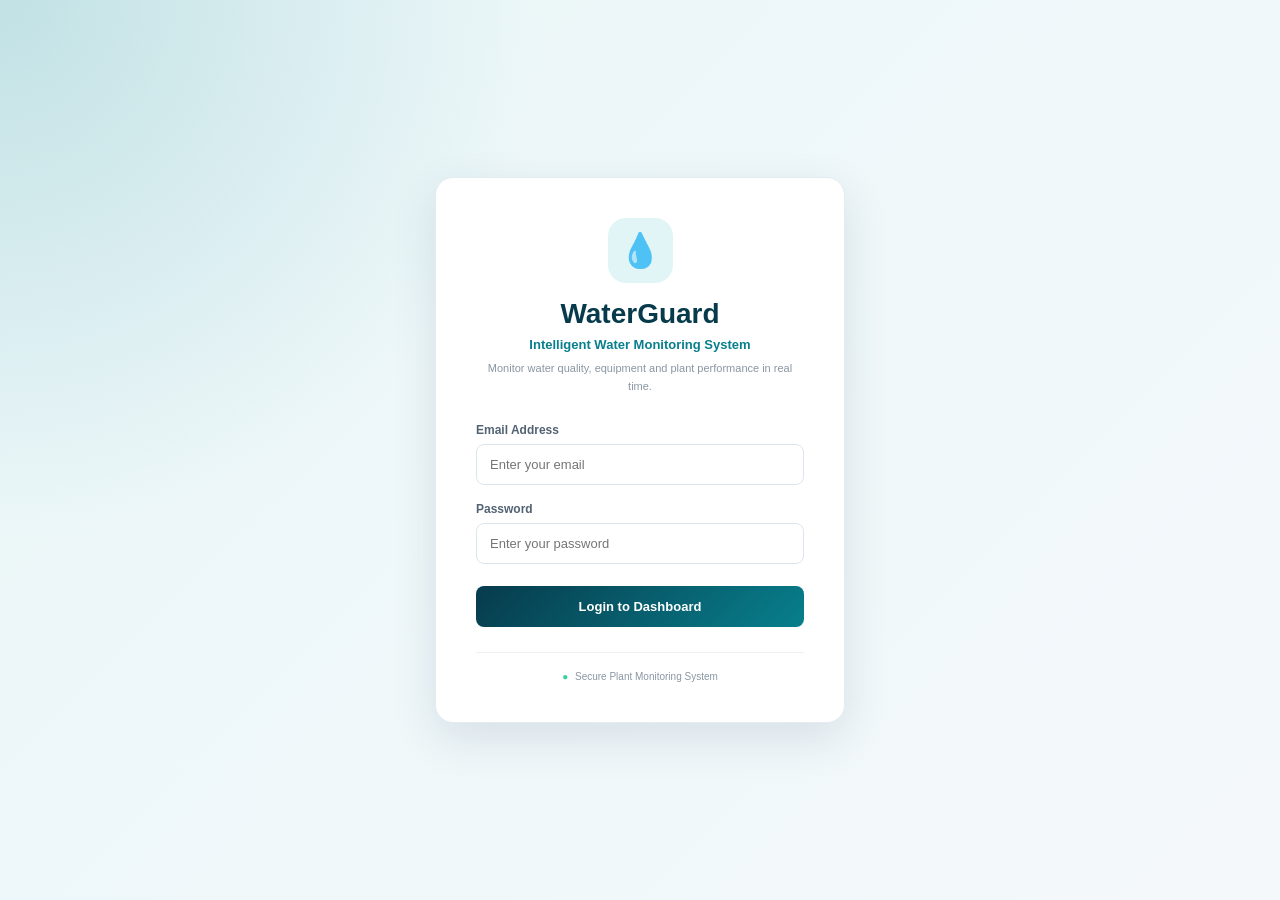
<file: index.html>
<!DOCTYPE html>
<html lang="en">
<head>
    <meta charset="UTF-8">
    <meta name="viewport" content="width=device-width, initial-scale=1.0">
    <title>WaterGuard Login</title>
    <link rel="stylesheet" href="style.css">
</head>

<body>

    <div class="login-container">

        <div class="login-box">

            <div class="login-icon">💧</div>

            <h1>WaterGuard</h1>

            <p class="login-title">Intelligent Water Monitoring System</p>

            <p class="login-description">
                Monitor water quality, equipment and plant performance in real time.
            </p>

            <form id="loginForm">

                <label for="email">Email Address</label>

                <input
                    type="email"
                    id="email"
                    placeholder="Enter your email"
                    required
                >

                <label for="password">Password</label>

                <input
                    type="password"
                    id="password"
                    placeholder="Enter your password"
                    required
                >

                <button type="submit">Login to Dashboard</button>

                <p id="message"></p>

            </form>

            <div class="login-footer">
                <span>●</span> Secure Plant Monitoring System
            </div>

        </div>

    </div>

    <script src="script.js"></script>

</body>
</html>
</file>
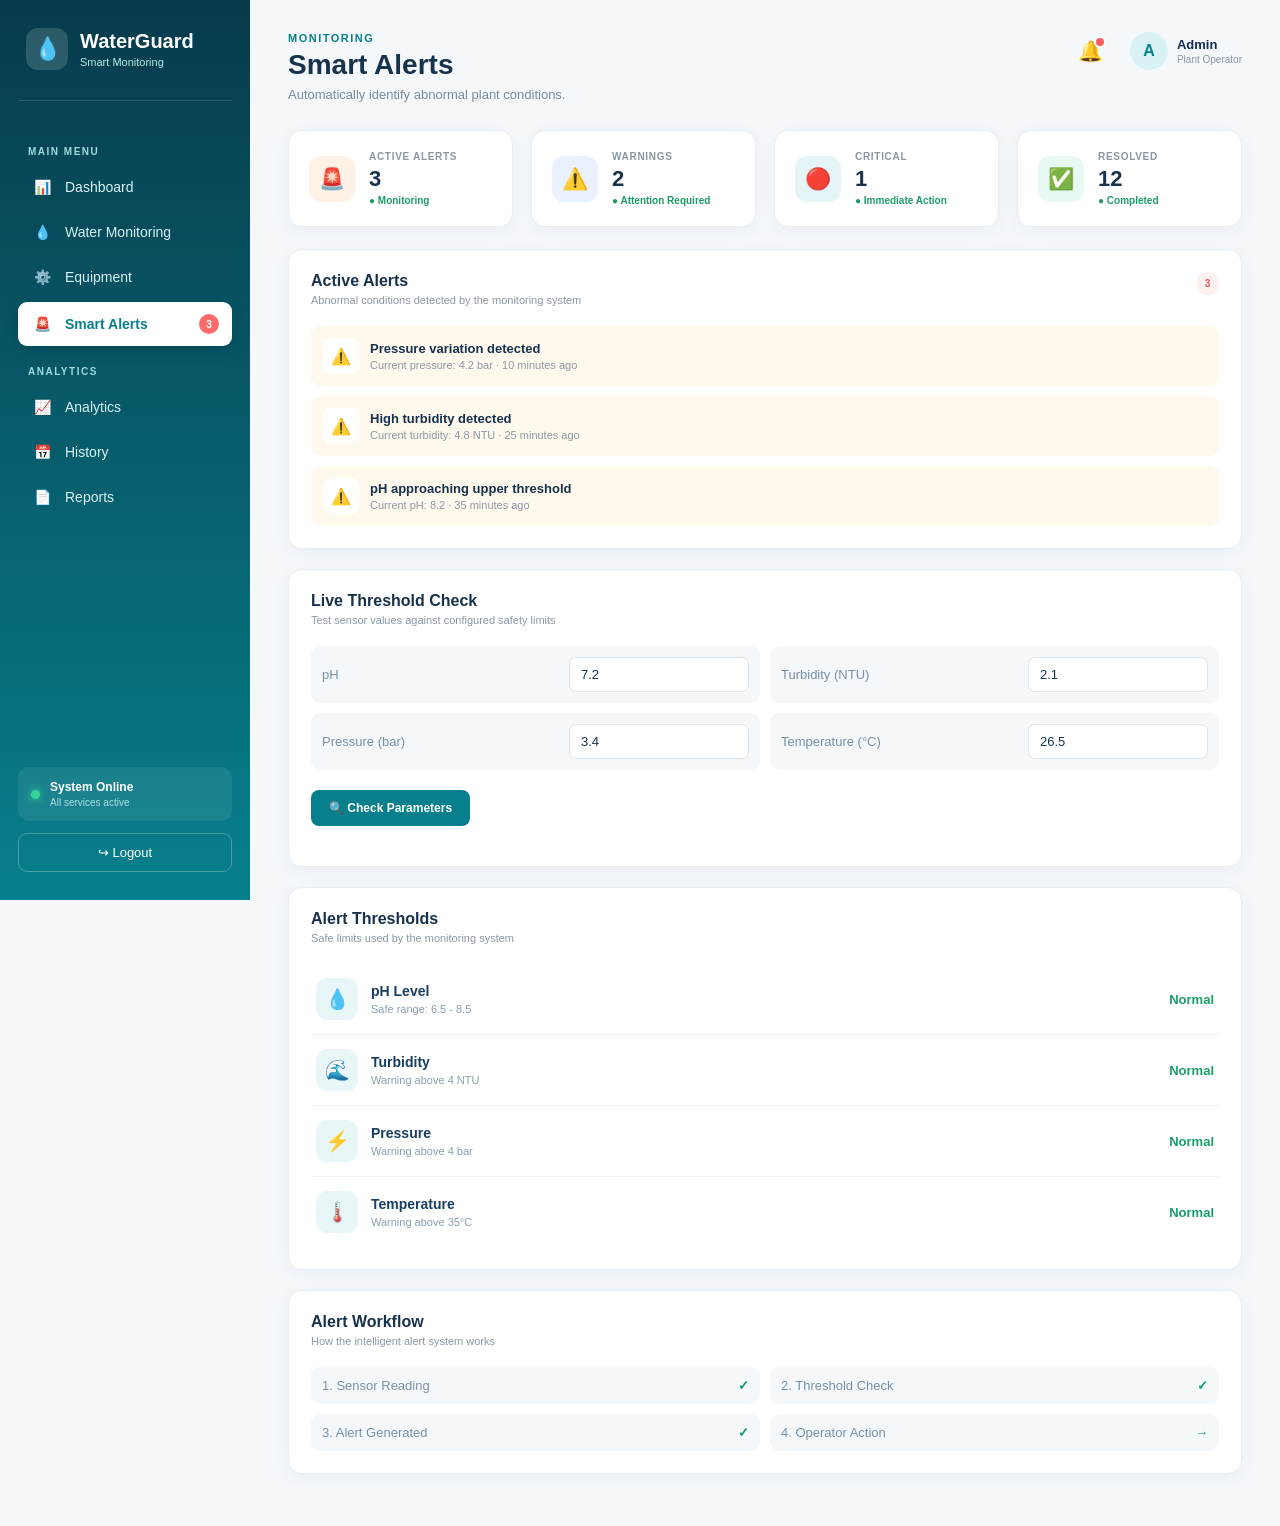
<file: alerts.html>
<!DOCTYPE html>
<html lang="en">
<head>
    <meta charset="UTF-8">
    <meta name="viewport" content="width=device-width, initial-scale=1.0">
    <title>Smart Alerts - WaterGuard</title>
    <link rel="stylesheet" href="style.css">
</head>

<body>

    <div class="sidebar">

        <div class="brand">
            <div class="brand-icon">💧</div>
            <div>
                <h2>WaterGuard</h2>
                <span>Smart Monitoring</span>
            </div>
        </div>

        <nav>

            <p class="menu-title">MAIN MENU</p>

            <a href="dashboard.html" class="menu-item">
                <span>📊</span>
                Dashboard
            </a>

            <a href="monitoring.html" class="menu-item">
                <span>💧</span>
                Water Monitoring
            </a>

            <a href="equipment.html" class="menu-item">
                <span>⚙️</span>
                Equipment
            </a>

            <a href="alerts.html" class="menu-item active">
                <span>🚨</span>
                Smart Alerts
                <span class="badge">3</span>
            </a>

            <p class="menu-title">ANALYTICS</p>

            <a href="analytics.html" class="menu-item">
                <span>📈</span>
                Analytics
            </a>

            <a href="history.html" class="menu-item">
                <span>📅</span>
                History
            </a>

            <a href="reports.html" class="menu-item">
                <span>📄</span>
                Reports
            </a>

        </nav>

        <div class="sidebar-bottom">

            <div class="system-status">
                <span class="online-dot"></span>
                <div>
                    <strong>System Online</strong>
                    <small>All services active</small>
                </div>
            </div>

            <button class="logout" onclick="logout()">
                ↪ Logout
            </button>

        </div>

    </div>


    <main class="main-content">

        <header class="topbar">

            <div>
                <p class="page-label">MONITORING</p>

                <h1>Smart Alerts</h1>

                <p class="welcome-text">
                    Automatically identify abnormal plant conditions.
                </p>
            </div>

            <div class="profile">

                <!-- ================= NOTIFICATION BELL ================= -->

                <div class="notification-wrapper">

                    <div class="notification" onclick="toggleNotifications(event)">
                        🔔
                        <span class="notification-dot"></span>
                    </div>

                    <div class="notification-dropdown" id="notificationDropdown">

                        <div class="notification-header">
                            <strong>Notifications</strong>
                            <span class="notification-count">3 new</span>
                        </div>

                        <div class="notification-list">

                            <div class="notification-item">
                                <div class="notif-icon warning">⚠️</div>
                                <div>
                                    <strong>Pressure variation detected</strong>
                                    <small>Current pressure: 4.2 bar · 10 min ago</small>
                                </div>
                            </div>

                            <div class="notification-item">
                                <div class="notif-icon warning">⚠️</div>
                                <div>
                                    <strong>High turbidity detected</strong>
                                    <small>Current turbidity: 4.8 NTU · 25 min ago</small>
                                </div>
                            </div>

                            <div class="notification-item">
                                <div class="notif-icon warning">⚠️</div>
                                <div>
                                    <strong>pH approaching upper threshold</strong>
                                    <small>Current pH: 8.2 · 35 min ago</small>
                                </div>
                            </div>

                        </div>

                        <a href="alerts.html" class="notification-footer">
                            View all alerts →
                        </a>

                    </div>

                </div>

                <!-- ================= PROFILE ================= -->

                <div class="profile-info">
                    <div class="avatar">A</div>
                    <div>
                        <strong>Admin</strong>
                        <small>Plant Operator</small>
                    </div>
                </div>

            </div>

        </header>


        <section class="overview-cards">

            <div class="metric-card">
                <div class="metric-icon pressure-icon">🚨</div>
                <div class="metric-content">
                    <p>ACTIVE ALERTS</p>
                    <h2 id="activeAlertCount">3</h2>
                    <span class="good">● Monitoring</span>
                </div>
            </div>

            <div class="metric-card">
                <div class="metric-icon turbidity-icon">⚠️</div>
                <div class="metric-content">
                    <p>WARNINGS</p>
                    <h2 id="warningCount">2</h2>
                    <span class="good">● Attention Required</span>
                </div>
            </div>

            <div class="metric-card">
                <div class="metric-icon ph-icon">🔴</div>
                <div class="metric-content">
                    <p>CRITICAL</p>
                    <h2 id="criticalCount">1</h2>
                    <span class="good">● Immediate Action</span>
                </div>
            </div>

            <div class="metric-card">
                <div class="metric-icon flow-icon">✅</div>
                <div class="metric-content">
                    <p>RESOLVED</p>
                    <h2 id="resolvedCount">12</h2>
                    <span class="good">● Completed</span>
                </div>
            </div>

        </section>


        <section class="panel">

            <div class="panel-header">

                <div>
                    <h2>Active Alerts</h2>
                    <p>Abnormal conditions detected by the monitoring system</p>
                </div>

                <span class="alert-count">3</span>

            </div>

            <div class="alert-list">

                <div class="alert-item warning">
                    <div class="alert-icon">⚠️</div>
                    <div>
                        <strong>Pressure variation detected</strong>
                        <small>Current pressure: 4.2 bar · 10 minutes ago</small>
                    </div>
                </div>

                <div class="alert-item warning">
                    <div class="alert-icon">⚠️</div>
                    <div>
                        <strong>High turbidity detected</strong>
                        <small>Current turbidity: 4.8 NTU · 25 minutes ago</small>
                    </div>
                </div>

                <div class="alert-item warning">
                    <div class="alert-icon">⚠️</div>
                    <div>
                        <strong>pH approaching upper threshold</strong>
                        <small>Current pH: 8.2 · 35 minutes ago</small>
                    </div>
                </div>

            </div>

        </section>


        <section class="panel">

            <div class="panel-header">
                <div>
                    <h2>Live Threshold Check</h2>
                    <p>Test sensor values against configured safety limits</p>
                </div>
            </div>

            <div class="quality-details">

                <div>
                    <span>pH</span>
                    <input id="phValue" type="number" step="0.1" value="7.2">
                </div>

                <div>
                    <span>Turbidity (NTU)</span>
                    <input id="turbidityValue" type="number" step="0.1" value="2.1">
                </div>

                <div>
                    <span>Pressure (bar)</span>
                    <input id="pressureValue" type="number" step="0.1" value="3.4">
                </div>

                <div>
                    <span>Temperature (°C)</span>
                    <input id="temperatureValue" type="number" step="0.1" value="26.5">
                </div>

            </div>

            <button onclick="checkAlerts()" class="check-button">
                🔍 Check Parameters
            </button>

            <div id="alertResult"></div>

        </section>


        <section class="panel">

            <div class="panel-header">
                <div>
                    <h2>Alert Thresholds</h2>
                    <p>Safe limits used by the monitoring system</p>
                </div>
            </div>

            <div class="equipment-list">

                <div class="equipment-row">
                    <div class="equipment-name">
                        <div class="equipment-icon">💧</div>
                        <div>
                            <strong>pH Level</strong>
                            <small>Safe range: 6.5 - 8.5</small>
                        </div>
                    </div>
                    <span class="status-running">Normal</span>
                </div>

                <div class="equipment-row">
                    <div class="equipment-name">
                        <div class="equipment-icon">🌊</div>
                        <div>
                            <strong>Turbidity</strong>
                            <small>Warning above 4 NTU</small>
                        </div>
                    </div>
                    <span class="status-running">Normal</span>
                </div>

                <div class="equipment-row">
                    <div class="equipment-name">
                        <div class="equipment-icon">⚡</div>
                        <div>
                            <strong>Pressure</strong>
                            <small>Warning above 4 bar</small>
                        </div>
                    </div>
                    <span class="status-running">Normal</span>
                </div>

                <div class="equipment-row">
                    <div class="equipment-name">
                        <div class="equipment-icon">🌡️</div>
                        <div>
                            <strong>Temperature</strong>
                            <small>Warning above 35°C</small>
                        </div>
                    </div>
                    <span class="status-running">Normal</span>
                </div>

            </div>

        </section>


        <section class="panel">

            <div class="panel-header">
                <div>
                    <h2>Alert Workflow</h2>
                    <p>How the intelligent alert system works</p>
                </div>
            </div>

            <div class="quality-details">
                <div><span>1. Sensor Reading</span><strong>✓</strong></div>
                <div><span>2. Threshold Check</span><strong>✓</strong></div>
                <div><span>3. Alert Generated</span><strong>✓</strong></div>
                <div><span>4. Operator Action</span><strong>→</strong></div>
            </div>

        </section>

    </main>


    <script src="alerts.js"></script>

    <script>

        function logout() {
            sessionStorage.clear();
            window.location.href = "index.html";
        }

        // ===============================
        // NOTIFICATION BELL
        // ===============================

        function toggleNotifications(event) {
            event.stopPropagation();
            const dropdown = document.getElementById("notificationDropdown");
            if (dropdown) dropdown.classList.toggle("open");
        }

        document.addEventListener("click", function(event) {
            const dropdown = document.getElementById("notificationDropdown");
            const wrapper  = document.querySelector(".notification-wrapper");
            if (dropdown && wrapper && !wrapper.contains(event.target)) {
                dropdown.classList.remove("open");
            }
        });

        document.addEventListener("keydown", function(event) {
            if (event.key === "Escape") {
                const dropdown = document.getElementById("notificationDropdown");
                if (dropdown) dropdown.classList.remove("open");
            }
        });

    </script>

</body>
</html>
</file>
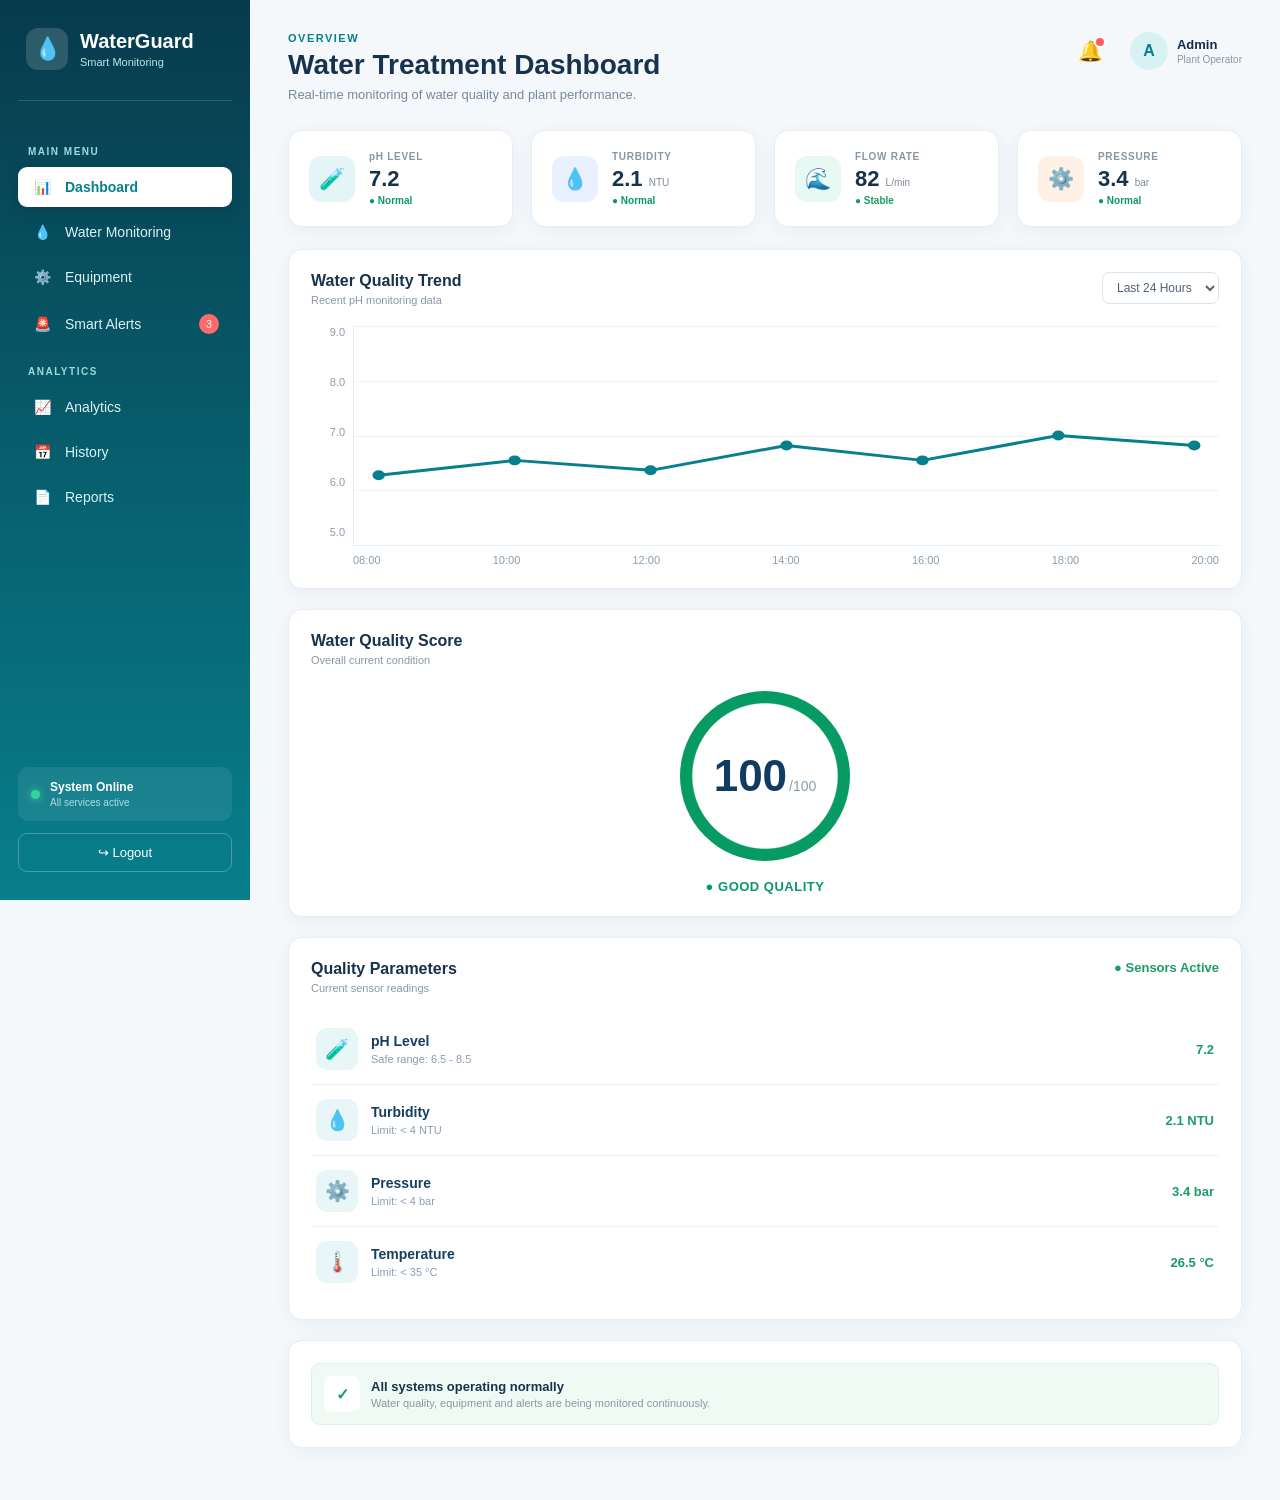
<file: dashboard.html>
<!DOCTYPE html>
<html lang="en">
<head>
    <meta charset="UTF-8">
    <meta name="viewport" content="width=device-width, initial-scale=1.0">
    <title>Dashboard - WaterGuard</title>
    <link rel="stylesheet" href="style.css">
</head>

<body>

    <div class="sidebar">

        <div class="brand">
            <div class="brand-icon">💧</div>

            <div>
                <h2>WaterGuard</h2>
                <span>Smart Monitoring</span>
            </div>
        </div>

        <nav>

            <p class="menu-title">MAIN MENU</p>

            <a href="dashboard.html" class="menu-item active">
                <span>📊</span>
                Dashboard
            </a>

            <a href="monitoring.html" class="menu-item">
                <span>💧</span>
                Water Monitoring
            </a>

            <a href="equipment.html" class="menu-item">
                <span>⚙️</span>
                Equipment
            </a>

            <a href="alerts.html" class="menu-item">
                <span>🚨</span>
                Smart Alerts
                <span class="badge">3</span>
            </a>

            <p class="menu-title">ANALYTICS</p>

            <a href="analytics.html" class="menu-item">
                <span>📈</span>
                Analytics
            </a>

            <a href="#" class="menu-item">
                <span>📅</span>
                <span>History</span>
            </a>

            <a href="#" class="menu-item">
                <span>📄</span>
                <span>Reports</span>
            </a>

        </nav>

        <div class="sidebar-bottom">

            <div class="system-status">
                <span class="online-dot"></span>

                <div>
                    <strong>System Online</strong>
                    <small>All services active</small>
                </div>
            </div>

            <button class="logout" onclick="logout()">
                ↪ Logout
            </button>

        </div>

    </div>


    <main class="main-content">

        <header class="topbar">

            <div>
                <p class="page-label">OVERVIEW</p>
                <h1>Water Treatment Dashboard</h1>
                <p class="welcome-text">
                    Real-time monitoring of water quality and plant performance.
                </p>
            </div>

            <div class="profile">

                <div class="notification-wrapper">

                    <div class="notification" onclick="toggleNotifications(event)">
                        🔔
                        <span class="notification-dot"></span>
                    </div>

                    <div class="notification-dropdown" id="notificationDropdown">

                        <div class="notification-header">
                            <strong>Notifications</strong>
                            <span class="notification-count">3 new</span>
                        </div>

                        <div class="notification-list">

                            <div class="notification-item">
                                <div class="notif-icon warning">⚠️</div>
                                <div>
                                    <strong>Pressure variation detected</strong>
                                    <small>Current pressure: 4.2 bar · 10 min ago</small>
                                </div>
                            </div>

                            <div class="notification-item">
                                <div class="notif-icon warning">⚠️</div>
                                <div>
                                    <strong>High turbidity detected</strong>
                                    <small>Current turbidity: 4.8 NTU · 25 min ago</small>
                                </div>
                            </div>

                            <div class="notification-item">
                                <div class="notif-icon warning">⚠️</div>
                                <div>
                                    <strong>pH approaching upper threshold</strong>
                                    <small>Current pH: 8.2 · 35 min ago</small>
                                </div>
                            </div>

                        </div>

                        <a href="alerts.html" class="notification-footer">
                            View all alerts →
                        </a>

                    </div>

                </div>

                <div class="profile-info">

                    <div class="avatar" id="userAvatar">
                        A
                    </div>

                    <div>
                        <strong id="userName">Admin</strong>
                        <small>Plant Operator</small>
                    </div>

                </div>

            </div>

        </header>


        <section class="overview-cards">

            <div class="metric-card">

                <div class="metric-icon ph-icon">
                    🧪
                </div>

                <div class="metric-content">

                    <p>pH LEVEL</p>

                    <h2 id="phValue">--</h2>

                    <span class="good" id="phStatus">
                        ● Normal
                    </span>

                </div>

            </div>


            <div class="metric-card">

                <div class="metric-icon turbidity-icon">
                    💧
                </div>

                <div class="metric-content">

                    <p>TURBIDITY</p>

                    <h2>
                        <span id="turbidityValue">--</span>
                        <small>NTU</small>
                    </h2>

                    <span class="good" id="turbidityStatus">
                        ● Normal
                    </span>

                </div>

            </div>


            <div class="metric-card">

                <div class="metric-icon flow-icon">
                    🌊
                </div>

                <div class="metric-content">

                    <p>FLOW RATE</p>

                    <h2>
                        <span id="flowValue">--</span>
                        <small>L/min</small>
                    </h2>

                    <span class="good">
                        ● Stable
                    </span>

                </div>

            </div>


            <div class="metric-card">

                <div class="metric-icon pressure-icon">
                    ⚙️
                </div>

                <div class="metric-content">

                    <p>PRESSURE</p>

                    <h2>
                        <span id="pressureValue">--</span>
                        <small>bar</small>
                    </h2>

                    <span class="good" id="pressureStatus">
                        ● Normal
                    </span>

                </div>

            </div>

        </section>


        <section class="panel">

            <div class="panel-header">

                <div>
                    <h2>Water Quality Trend</h2>
                    <p>Recent pH monitoring data</p>
                </div>

                <select id="trendPeriod">
                    <option>Last 24 Hours</option>
                    <option>Last 7 Days</option>
                    <option>Last 30 Days</option>
                </select>

            </div>

            <div class="trend-chart">

                <div class="trend-y-axis">
                    <span>9.0</span>
                    <span>8.0</span>
                    <span>7.0</span>
                    <span>6.0</span>
                    <span>5.0</span>
                </div>

                <div class="trend-plot">

                    <div class="trend-grid-line"></div>
                    <div class="trend-grid-line"></div>
                    <div class="trend-grid-line"></div>
                    <div class="trend-grid-line"></div>

                    <svg viewBox="0 0 700 220" preserveAspectRatio="none" class="trend-svg">

                        <polyline
                            points="20,150 130,135 240,145 350,120 460,135 570,110 680,120"
                            fill="none"
                            stroke="#087f8c"
                            stroke-width="3"
                            stroke-linecap="round"
                            stroke-linejoin="round">
                        </polyline>

                        <circle cx="20"  cy="150" r="5" fill="#087f8c"></circle>
                        <circle cx="130" cy="135" r="5" fill="#087f8c"></circle>
                        <circle cx="240" cy="145" r="5" fill="#087f8c"></circle>
                        <circle cx="350" cy="120" r="5" fill="#087f8c"></circle>
                        <circle cx="460" cy="135" r="5" fill="#087f8c"></circle>
                        <circle cx="570" cy="110" r="5" fill="#087f8c"></circle>
                        <circle cx="680" cy="120" r="5" fill="#087f8c"></circle>

                    </svg>

                </div>

            </div>

            <div class="trend-x-axis">
                <span>08:00</span>
                <span>10:00</span>
                <span>12:00</span>
                <span>14:00</span>
                <span>16:00</span>
                <span>18:00</span>
                <span>20:00</span>
            </div>

        </section>


        <section class="panel quality-panel">

            <div class="panel-header">

                <div>
                    <h2>Water Quality Score</h2>
                    <p>Overall current condition</p>
                </div>

            </div>

            <div class="score-circle" id="scoreCircle">
                <div>
                    <strong id="qualityScore">--</strong>
                    <span>/100</span>
                </div>
            </div>

            <div class="quality-status" id="qualityStatus">
                ● CHECKING...
            </div>

        </section>


        <section class="panel">

            <div class="panel-header">

                <div>
                    <h2>Quality Parameters</h2>
                    <p>Current sensor readings</p>
                </div>

                <span class="status-running">
                    ● Sensors Active
                </span>

            </div>

            <div class="equipment-list">

                <div class="equipment-row">
                    <div class="equipment-name">
                        <div class="equipment-icon">🧪</div>
                        <div>
                            <strong>pH Level</strong>
                            <small>Safe range: 6.5 - 8.5</small>
                        </div>
                    </div>
                    <span class="status-running" id="scorePh">--</span>
                </div>

                <div class="equipment-row">
                    <div class="equipment-name">
                        <div class="equipment-icon">💧</div>
                        <div>
                            <strong>Turbidity</strong>
                            <small>Limit: &lt; 4 NTU</small>
                        </div>
                    </div>
                    <span class="status-running" id="scoreTurbidity">--</span>
                </div>

                <div class="equipment-row">
                    <div class="equipment-name">
                        <div class="equipment-icon">⚙️</div>
                        <div>
                            <strong>Pressure</strong>
                            <small>Limit: &lt; 4 bar</small>
                        </div>
                    </div>
                    <span class="status-running" id="scorePressure">--</span>
                </div>

                <div class="equipment-row">
                    <div class="equipment-name">
                        <div class="equipment-icon">🌡️</div>
                        <div>
                            <strong>Temperature</strong>
                            <small>Limit: &lt; 35 °C</small>
                        </div>
                    </div>
                    <span class="status-running" id="scoreTemperature">--</span>
                </div>

            </div>

        </section>


        <section class="panel">

            <div class="alert-item success">

                <div class="alert-icon">✓</div>

                <div>
                    <strong>All systems operating normally</strong>
                    <small>
                        Water quality, equipment and alerts are being monitored continuously.
                    </small>
                </div>

            </div>

        </section>

    </main>


    <script src="dashboard.js"></script>

    <script>

        function logout() {
            sessionStorage.clear();
            window.location.href = "index.html";
        }

        function toggleNotifications(event) {
            event.stopPropagation();
            const dropdown = document.getElementById("notificationDropdown");
            if (dropdown) dropdown.classList.toggle("open");
        }

        document.addEventListener("click", function(event) {
            const dropdown = document.getElementById("notificationDropdown");
            const wrapper  = document.querySelector(".notification-wrapper");
            if (dropdown && wrapper && !wrapper.contains(event.target)) {
                dropdown.classList.remove("open");
            }
        });

        document.addEventListener("keydown", function(event) {
            if (event.key === "Escape") {
                const dropdown = document.getElementById("notificationDropdown");
                if (dropdown) dropdown.classList.remove("open");
            }
        });

    </script>

</body>
</html>
</file>
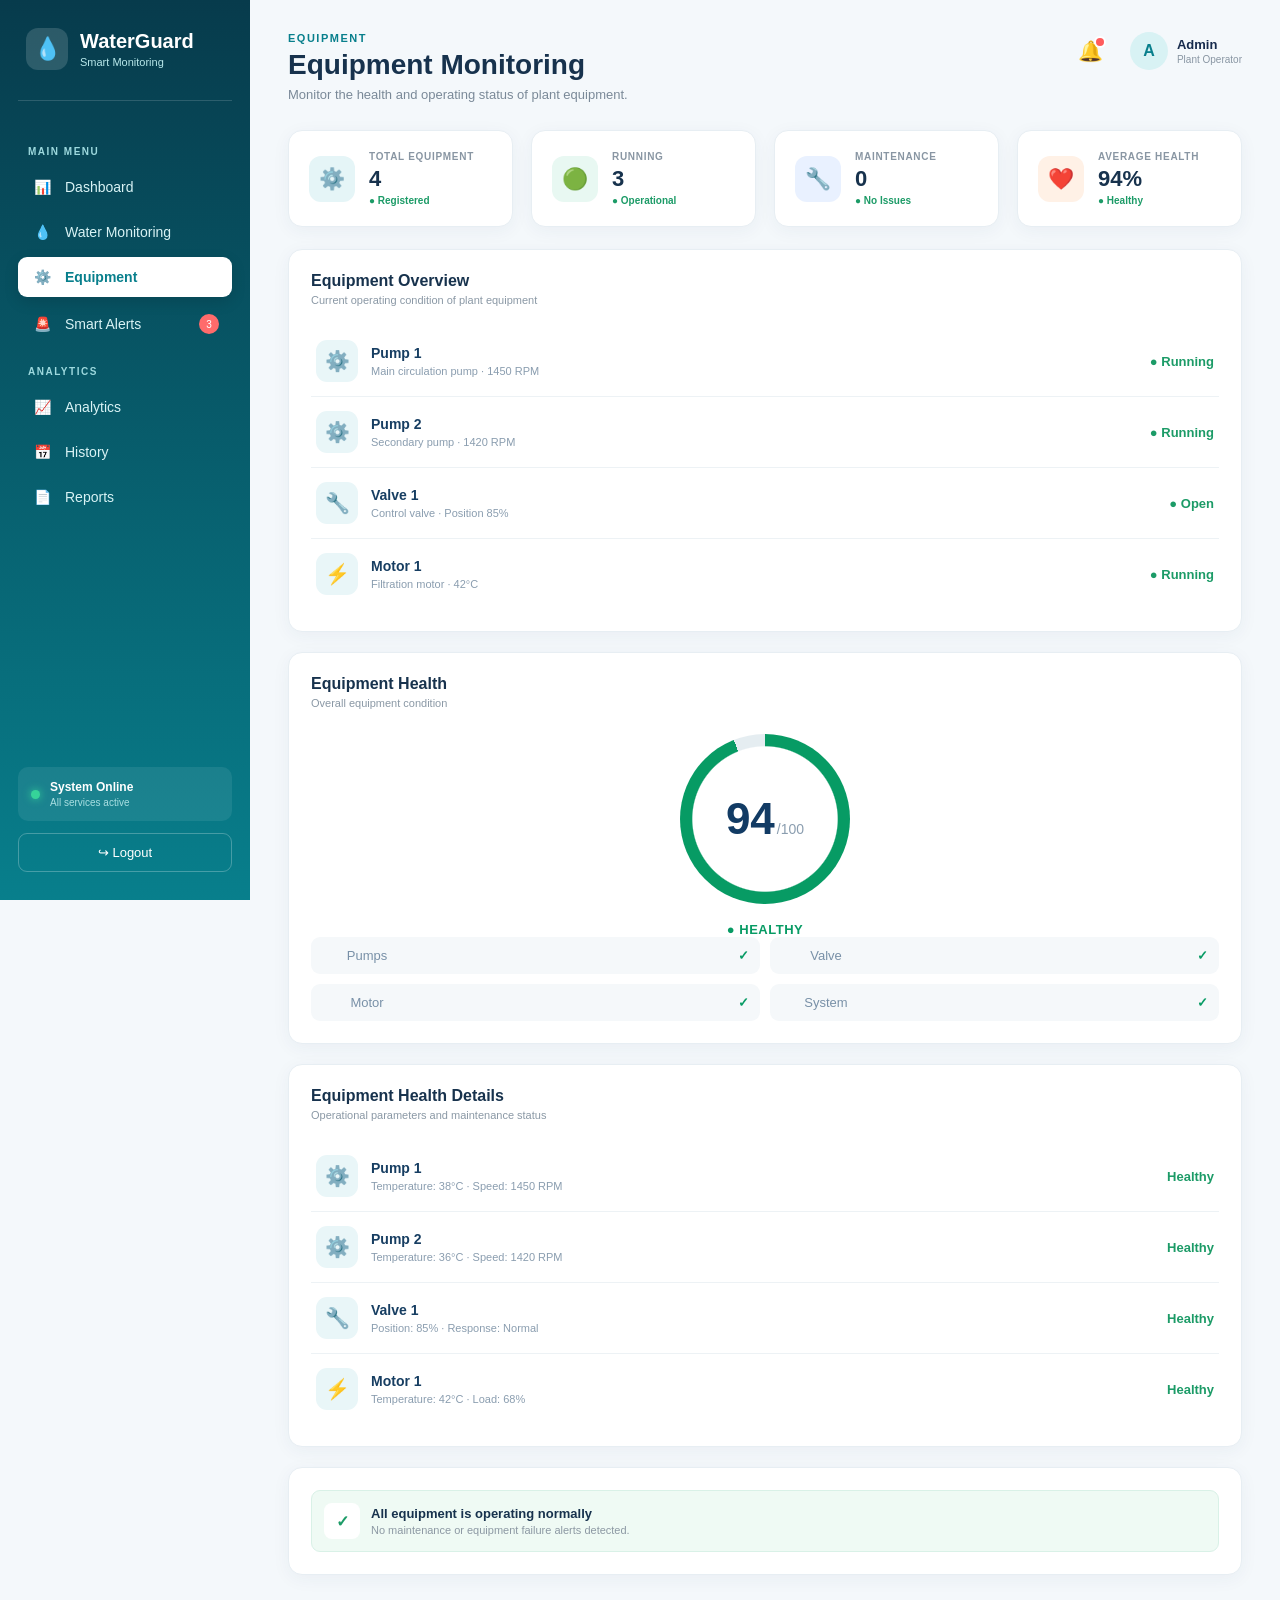
<file: equipment.html>
<!DOCTYPE html>
<html lang="en">
<head>
    <meta charset="UTF-8">
    <meta name="viewport" content="width=device-width, initial-scale=1.0">
    <title>Equipment - WaterGuard</title>
    <link rel="stylesheet" href="style.css">
</head>

<body>

    <div class="sidebar">

        <div class="brand">
            <div class="brand-icon">💧</div>
            <div>
                <h2>WaterGuard</h2>
                <span>Smart Monitoring</span>
            </div>
        </div>

        <nav>

            <p class="menu-title">MAIN MENU</p>

            <a href="dashboard.html" class="menu-item"><span>📊</span>Dashboard</a>
            <a href="monitoring.html" class="menu-item"><span>💧</span>Water Monitoring</a>
            <a href="equipment.html" class="menu-item active"><span>⚙️</span>Equipment</a>
            <a href="alerts.html" class="menu-item">
                <span>🚨</span>Smart Alerts<span class="badge">3</span>
            </a>

            <p class="menu-title">ANALYTICS</p>

            <a href="analytics.html" class="menu-item"><span>📈</span>Analytics</a>
            <a href="history.html" class="menu-item"><span>📅</span>History</a>
            <a href="reports.html" class="menu-item"><span>📄</span>Reports</a>

        </nav>

        <div class="sidebar-bottom">
            <div class="system-status">
                <span class="online-dot"></span>
                <div>
                    <strong>System Online</strong>
                    <small>All services active</small>
                </div>
            </div>
            <button class="logout" onclick="logout()">↪ Logout</button>
        </div>

    </div>


    <main class="main-content">

        <header class="topbar">

            <div>
                <p class="page-label">EQUIPMENT</p>
                <h1>Equipment Monitoring</h1>
                <p class="welcome-text">
                    Monitor the health and operating status of plant equipment.
                </p>
            </div>

            <div class="profile">

                <!-- ================= NOTIFICATION BELL ================= -->

                <div class="notification-wrapper">

                    <div class="notification" onclick="toggleNotifications(event)">
                        🔔
                        <span class="notification-dot"></span>
                    </div>

                    <div class="notification-dropdown" id="notificationDropdown">

                        <div class="notification-header">
                            <strong>Notifications</strong>
                            <span class="notification-count">3 new</span>
                        </div>

                        <div class="notification-list">

                            <div class="notification-item">
                                <div class="notif-icon warning">⚠️</div>
                                <div>
                                    <strong>Pressure variation detected</strong>
                                    <small>Current pressure: 4.2 bar · 10 min ago</small>
                                </div>
                            </div>

                            <div class="notification-item">
                                <div class="notif-icon warning">⚠️</div>
                                <div>
                                    <strong>High turbidity detected</strong>
                                    <small>Current turbidity: 4.8 NTU · 25 min ago</small>
                                </div>
                            </div>

                            <div class="notification-item">
                                <div class="notif-icon warning">⚠️</div>
                                <div>
                                    <strong>pH approaching upper threshold</strong>
                                    <small>Current pH: 8.2 · 35 min ago</small>
                                </div>
                            </div>

                        </div>

                        <a href="alerts.html" class="notification-footer">
                            View all alerts →
                        </a>

                    </div>

                </div>

                <!-- ================= PROFILE ================= -->

                <div class="profile-info">
                    <div class="avatar">A</div>
                    <div>
                        <strong>Admin</strong>
                        <small>Plant Operator</small>
                    </div>
                </div>

            </div>

        </header>


        <section class="overview-cards">

            <div class="metric-card">
                <div class="metric-icon ph-icon">⚙️</div>
                <div class="metric-content">
                    <p>TOTAL EQUIPMENT</p>
                    <h2>4</h2>
                    <span class="good">● Registered</span>
                </div>
            </div>

            <div class="metric-card">
                <div class="metric-icon flow-icon">🟢</div>
                <div class="metric-content">
                    <p>RUNNING</p>
                    <h2>3</h2>
                    <span class="good">● Operational</span>
                </div>
            </div>

            <div class="metric-card">
                <div class="metric-icon turbidity-icon">🔧</div>
                <div class="metric-content">
                    <p>MAINTENANCE</p>
                    <h2>0</h2>
                    <span class="good">● No Issues</span>
                </div>
            </div>

            <div class="metric-card">
                <div class="metric-icon pressure-icon">❤️</div>
                <div class="metric-content">
                    <p>AVERAGE HEALTH</p>
                    <h2>94%</h2>
                    <span class="good">● Healthy</span>
                </div>
            </div>

        </section>


        <section class="panel">

            <div class="panel-header">
                <div>
                    <h2>Equipment Overview</h2>
                    <p>Current operating condition of plant equipment</p>
                </div>
            </div>

            <div class="equipment-list">

                <div class="equipment-row">
                    <div class="equipment-name">
                        <div class="equipment-icon">⚙️</div>
                        <div>
                            <strong>Pump 1</strong>
                            <small>Main circulation pump · 1450 RPM</small>
                        </div>
                    </div>
                    <span class="status-running">● Running</span>
                </div>

                <div class="equipment-row">
                    <div class="equipment-name">
                        <div class="equipment-icon">⚙️</div>
                        <div>
                            <strong>Pump 2</strong>
                            <small>Secondary pump · 1420 RPM</small>
                        </div>
                    </div>
                    <span class="status-running">● Running</span>
                </div>

                <div class="equipment-row">
                    <div class="equipment-name">
                        <div class="equipment-icon">🔧</div>
                        <div>
                            <strong>Valve 1</strong>
                            <small>Control valve · Position 85%</small>
                        </div>
                    </div>
                    <span class="status-running">● Open</span>
                </div>

                <div class="equipment-row">
                    <div class="equipment-name">
                        <div class="equipment-icon">⚡</div>
                        <div>
                            <strong>Motor 1</strong>
                            <small>Filtration motor · 42°C</small>
                        </div>
                    </div>
                    <span class="status-running">● Running</span>
                </div>

            </div>

        </section>


        <section class="panel quality-panel">

            <div class="panel-header">
                <div>
                    <h2>Equipment Health</h2>
                    <p>Overall equipment condition</p>
                </div>
            </div>

            <div class="score-circle" id="scoreCircle">
                <div>
                    <strong id="healthScore">94</strong>
                    <span>/100</span>
                </div>
            </div>

            <div class="quality-status" id="healthStatus">
                ● HEALTHY
            </div>

            <div class="quality-details">
                <div><span>Pumps</span><strong>✓</strong></div>
                <div><span>Valve</span><strong>✓</strong></div>
                <div><span>Motor</span><strong>✓</strong></div>
                <div><span>System</span><strong>✓</strong></div>
            </div>

        </section>


        <section class="panel">

            <div class="panel-header">
                <div>
                    <h2>Equipment Health Details</h2>
                    <p>Operational parameters and maintenance status</p>
                </div>
            </div>

            <div class="equipment-list">

                <div class="equipment-row">
                    <div class="equipment-name">
                        <div class="equipment-icon">⚙️</div>
                        <div>
                            <strong>Pump 1</strong>
                            <small>Temperature: 38°C · Speed: 1450 RPM</small>
                        </div>
                    </div>
                    <span class="status-running">Healthy</span>
                </div>

                <div class="equipment-row">
                    <div class="equipment-name">
                        <div class="equipment-icon">⚙️</div>
                        <div>
                            <strong>Pump 2</strong>
                            <small>Temperature: 36°C · Speed: 1420 RPM</small>
                        </div>
                    </div>
                    <span class="status-running">Healthy</span>
                </div>

                <div class="equipment-row">
                    <div class="equipment-name">
                        <div class="equipment-icon">🔧</div>
                        <div>
                            <strong>Valve 1</strong>
                            <small>Position: 85% · Response: Normal</small>
                        </div>
                    </div>
                    <span class="status-running">Healthy</span>
                </div>

                <div class="equipment-row">
                    <div class="equipment-name">
                        <div class="equipment-icon">⚡</div>
                        <div>
                            <strong>Motor 1</strong>
                            <small>Temperature: 42°C · Load: 68%</small>
                        </div>
                    </div>
                    <span class="status-running">Healthy</span>
                </div>

            </div>

        </section>


        <section class="panel">

            <div class="alert-item success">
                <div class="alert-icon">✓</div>
                <div>
                    <strong>All equipment is operating normally</strong>
                    <small>No maintenance or equipment failure alerts detected.</small>
                </div>
            </div>

        </section>

    </main>


    <script>

        function logout() {
            sessionStorage.clear();
            window.location.href = "index.html";
        }

        function setHealthScore(score) {

            const scoreEl = document.getElementById("healthScore");
            const circle  = document.getElementById("scoreCircle");
            const status  = document.getElementById("healthStatus");

            if (!scoreEl || !circle || !status) return;

            scoreEl.textContent = score;

            const degrees = (score / 100) * 360;

            let color = "#079b64";
            if (score < 80) color = "#e69a23";
            if (score < 60) color = "#e45555";

            circle.style.background = `
                radial-gradient(circle, #ffffff 60%, transparent 61%),
                conic-gradient(
                    ${color} 0deg ${degrees}deg,
                    #e5edf1 ${degrees}deg 360deg
                )
            `;

            if (score >= 80) {
                status.textContent = "● HEALTHY";
                status.style.color = "#079b64";
            } else if (score >= 60) {
                status.textContent = "● NEEDS ATTENTION";
                status.style.color = "#e69a23";
            } else {
                status.textContent = "● CRITICAL";
                status.style.color = "#e45555";
            }

        }

        setHealthScore(94);

        // ===============================
        // NOTIFICATION BELL
        // ===============================

        function toggleNotifications(event) {
            event.stopPropagation();
            const dropdown = document.getElementById("notificationDropdown");
            if (dropdown) dropdown.classList.toggle("open");
        }

        document.addEventListener("click", function(event) {
            const dropdown = document.getElementById("notificationDropdown");
            const wrapper  = document.querySelector(".notification-wrapper");
            if (dropdown && wrapper && !wrapper.contains(event.target)) {
                dropdown.classList.remove("open");
            }
        });

        document.addEventListener("keydown", function(event) {
            if (event.key === "Escape") {
                const dropdown = document.getElementById("notificationDropdown");
                if (dropdown) dropdown.classList.remove("open");
            }
        });

    </script>

</body>
</html>
</file>
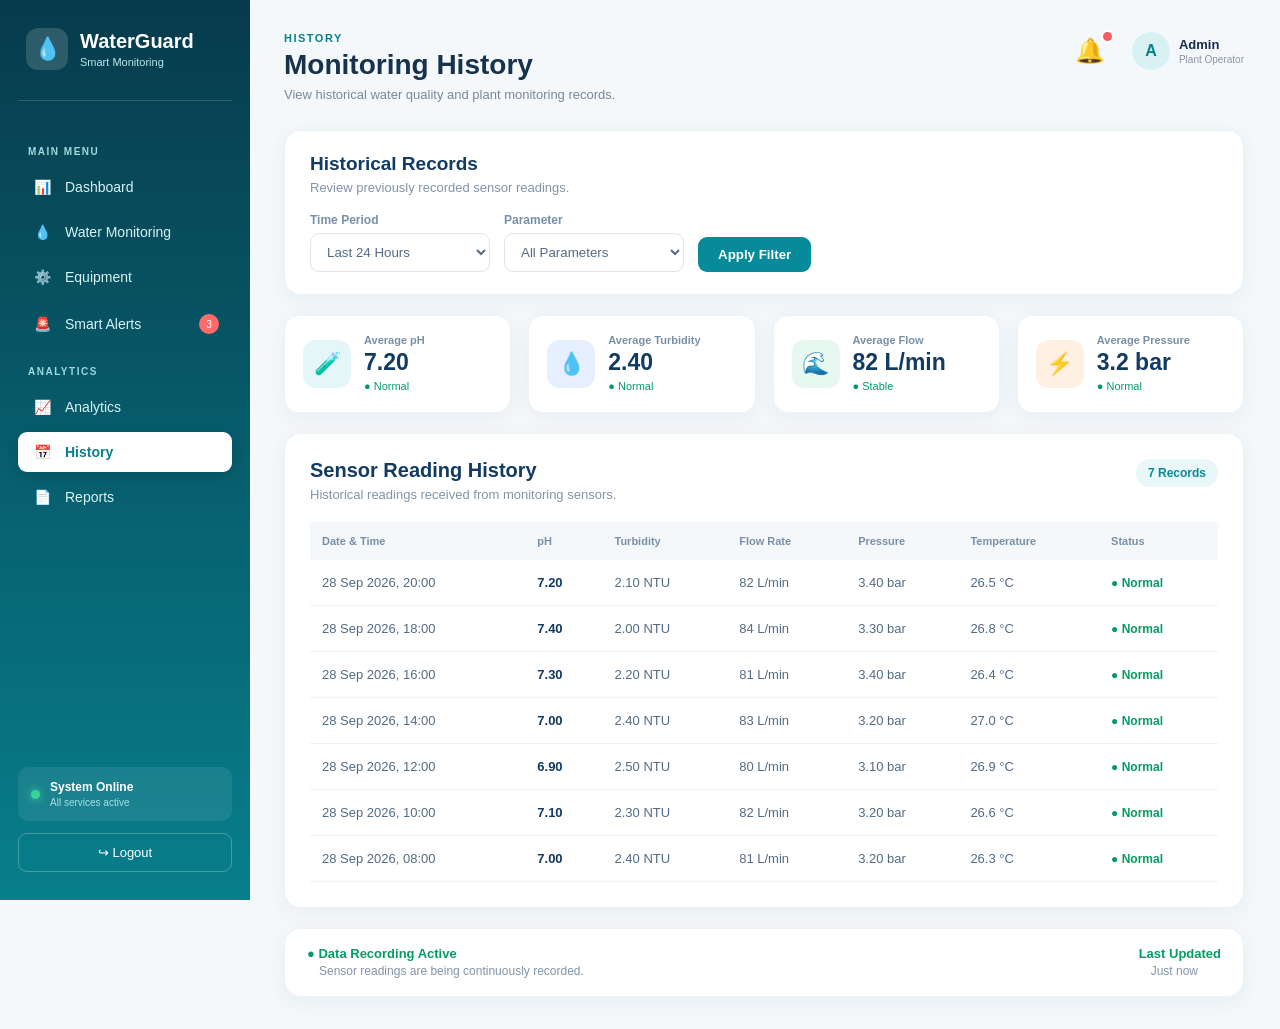
<file: history.html>
<!DOCTYPE html>
<html lang="en">

<head>
    <meta charset="UTF-8">
    <meta name="viewport" content="width=device-width, initial-scale=1.0">

    <title>History - WaterGuard</title>

    <link rel="stylesheet" href="style.css">
    <link rel="stylesheet" href="history.css">
</head>

<body>

    <!-- SIDEBAR (same as Analytics) -->

    <div class="sidebar">

        <div class="brand">
            <div class="brand-icon">💧</div>
            <div>
                <h2>WaterGuard</h2>
                <span>Smart Monitoring</span>
            </div>
        </div>

        <nav>

            <p class="menu-title">MAIN MENU</p>

            <a href="dashboard.html" class="menu-item"><span>📊</span>Dashboard</a>
            <a href="monitoring.html" class="menu-item"><span>💧</span>Water Monitoring</a>
            <a href="equipment.html" class="menu-item"><span>⚙️</span>Equipment</a>
            <a href="alerts.html" class="menu-item">
                <span>🚨</span>Smart Alerts<span class="badge">3</span>
            </a>

            <p class="menu-title">ANALYTICS</p>

            <a href="analytics.html" class="menu-item"><span>📈</span>Analytics</a>
            <a href="history.html" class="menu-item active"><span>📅</span>History</a>
            <a href="reports.html" class="menu-item"><span>📄</span>Reports</a>

        </nav>

        <div class="sidebar-bottom">
            <div class="system-status">
                <span class="online-dot"></span>
                <div>
                    <strong>System Online</strong>
                    <small>All services active</small>
                </div>
            </div>
            <button class="logout" onclick="logout()">↪ Logout</button>
        </div>

    </div>


    <!-- MAIN CONTENT -->

    <main class="main-content">


        <!-- HEADER (same as Analytics topbar) -->

        <header class="topbar">

            <div>
                <p class="page-label">HISTORY</p>
                <h1>Monitoring History</h1>
                <p class="welcome-text">
                    View historical water quality and plant monitoring records.
                </p>
            </div>

            <div class="profile">

                <div class="notification-wrapper">

                    <div class="notification" onclick="toggleNotifications(event)">
                        🔔
                        <span class="notification-dot"></span>
                    </div>

                    <div class="notification-dropdown" id="notificationDropdown">

                        <div class="notification-header">
                            <strong>Notifications</strong>
                            <span class="notification-count">3 new</span>
                        </div>

                        <div class="notification-list">

                            <div class="notification-item">
                                <div class="notif-icon warning">⚠️</div>
                                <div>
                                    <strong>Pressure variation detected</strong>
                                    <small>Current pressure: 4.2 bar · 10 min ago</small>
                                </div>
                            </div>

                            <div class="notification-item">
                                <div class="notif-icon warning">⚠️</div>
                                <div>
                                    <strong>High turbidity detected</strong>
                                    <small>Current turbidity: 4.8 NTU · 25 min ago</small>
                                </div>
                            </div>

                            <div class="notification-item">
                                <div class="notif-icon warning">⚠️</div>
                                <div>
                                    <strong>pH approaching upper threshold</strong>
                                    <small>Current pH: 8.2 · 35 min ago</small>
                                </div>
                            </div>

                        </div>

                        <a href="alerts.html" class="notification-footer">
                            View all alerts →
                        </a>

                    </div>

                </div>

                <div class="profile-info">
                    <div class="avatar" id="userAvatar">A</div>
                    <div>
                        <strong id="userName">Admin</strong>
                        <small>Plant Operator</small>
                    </div>
                </div>

            </div>

        </header>


        <!-- FILTER BAR -->

        <section class="filter-card">

            <div class="filter-title">

                <h2>
                    Historical Records
                </h2>

                <p>
                    Review previously recorded sensor readings.
                </p>

            </div>


            <div class="filters">

                <div class="filter-group">

                    <label>
                        Time Period
                    </label>

                    <select id="periodFilter">

                        <option>
                            Last 24 Hours
                        </option>

                        <option>
                            Last 7 Days
                        </option>

                        <option>
                            Last 30 Days
                        </option>

                    </select>

                </div>


                <div class="filter-group">

                    <label>
                        Parameter
                    </label>

                    <select id="parameterFilter">

                        <option>
                            All Parameters
                        </option>

                        <option>
                            pH
                        </option>

                        <option>
                            Turbidity
                        </option>

                        <option>
                            Flow Rate
                        </option>

                        <option>
                            Pressure
                        </option>

                        <option>
                            Temperature
                        </option>

                    </select>

                </div>


                <button class="filter-btn" onclick="applyFilter()">
                    Apply Filter
                </button>

            </div>

        </section>


        <!-- SUMMARY CARDS -->

        <section class="history-summary">

            <div class="summary-card">

                <div class="summary-icon ph">
                    🧪
                </div>

                <div>

                    <span>
                        Average pH
                    </span>

                    <strong>
                        7.20
                    </strong>

                    <small>
                        ● Normal
                    </small>

                </div>

            </div>


            <div class="summary-card">

                <div class="summary-icon turbidity">
                    💧
                </div>

                <div>

                    <span>
                        Average Turbidity
                    </span>

                    <strong>
                        2.40
                    </strong>

                    <small>
                        ● Normal
                    </small>

                </div>

            </div>


            <div class="summary-card">

                <div class="summary-icon flow">
                    🌊
                </div>

                <div>

                    <span>
                        Average Flow
                    </span>

                    <strong>
                        82 L/min
                    </strong>

                    <small>
                        ● Stable
                    </small>

                </div>

            </div>


            <div class="summary-card">

                <div class="summary-icon pressure">
                    ⚡
                </div>

                <div>

                    <span>
                        Average Pressure
                    </span>

                    <strong>
                        3.2 bar
                    </strong>

                    <small>
                        ● Normal
                    </small>

                </div>

            </div>

        </section>


        <!-- HISTORY TABLE -->

        <section class="history-card">

            <div class="section-header">

                <div>

                    <h2>
                        Sensor Reading History
                    </h2>

                    <p>
                        Historical readings received from monitoring sensors.
                    </p>

                </div>

                <span class="record-count">
                    7 Records
                </span>

            </div>


            <div class="table-wrapper">

                <table>

                    <thead>

                        <tr>

                            <th>
                                Date & Time
                            </th>

                            <th>
                                pH
                            </th>

                            <th>
                                Turbidity
                            </th>

                            <th>
                                Flow Rate
                            </th>

                            <th>
                                Pressure
                            </th>

                            <th>
                                Temperature
                            </th>

                            <th>
                                Status
                            </th>

                        </tr>

                    </thead>


                    <tbody>

                        <tr>

                            <td>
                                28 Sep 2026, 20:00
                            </td>

                            <td>
                                <strong>7.20</strong>
                            </td>

                            <td>
                                2.10 NTU
                            </td>

                            <td>
                                82 L/min
                            </td>

                            <td>
                                3.40 bar
                            </td>

                            <td>
                                26.5 °C
                            </td>

                            <td>
                                <span class="status normal">
                                    ● Normal
                                </span>
                            </td>

                        </tr>


                        <tr>

                            <td>
                                28 Sep 2026, 18:00
                            </td>

                            <td>
                                <strong>7.40</strong>
                            </td>

                            <td>
                                2.00 NTU
                            </td>

                            <td>
                                84 L/min
                            </td>

                            <td>
                                3.30 bar
                            </td>

                            <td>
                                26.8 °C
                            </td>

                            <td>
                                <span class="status normal">
                                    ● Normal
                                </span>
                            </td>

                        </tr>


                        <tr>

                            <td>
                                28 Sep 2026, 16:00
                            </td>

                            <td>
                                <strong>7.30</strong>
                            </td>

                            <td>
                                2.20 NTU
                            </td>

                            <td>
                                81 L/min
                            </td>

                            <td>
                                3.40 bar
                            </td>

                            <td>
                                26.4 °C
                            </td>

                            <td>
                                <span class="status normal">
                                    ● Normal
                                </span>
                            </td>

                        </tr>


                        <tr>

                            <td>
                                28 Sep 2026, 14:00
                            </td>

                            <td>
                                <strong>7.00</strong>
                            </td>

                            <td>
                                2.40 NTU
                            </td>

                            <td>
                                83 L/min
                            </td>

                            <td>
                                3.20 bar
                            </td>

                            <td>
                                27.0 °C
                            </td>

                            <td>
                                <span class="status normal">
                                    ● Normal
                                </span>
                            </td>

                        </tr>


                        <tr>

                            <td>
                                28 Sep 2026, 12:00
                            </td>

                            <td>
                                <strong>6.90</strong>
                            </td>

                            <td>
                                2.50 NTU
                            </td>

                            <td>
                                80 L/min
                            </td>

                            <td>
                                3.10 bar
                            </td>

                            <td>
                                26.9 °C
                            </td>

                            <td>
                                <span class="status normal">
                                    ● Normal
                                </span>
                            </td>

                        </tr>


                        <tr>

                            <td>
                                28 Sep 2026, 10:00
                            </td>

                            <td>
                                <strong>7.10</strong>
                            </td>

                            <td>
                                2.30 NTU
                            </td>

                            <td>
                                82 L/min
                            </td>

                            <td>
                                3.20 bar
                            </td>

                            <td>
                                26.6 °C
                            </td>

                            <td>
                                <span class="status normal">
                                    ● Normal
                                </span>
                            </td>

                        </tr>


                        <tr>

                            <td>
                                28 Sep 2026, 08:00
                            </td>

                            <td>
                                <strong>7.00</strong>
                            </td>

                            <td>
                                2.40 NTU
                            </td>

                            <td>
                                81 L/min
                            </td>

                            <td>
                                3.20 bar
                            </td>

                            <td>
                                26.3 °C
                            </td>

                            <td>
                                <span class="status normal">
                                    ● Normal
                                </span>
                            </td>

                        </tr>

                    </tbody>

                </table>

            </div>

        </section>


        <!-- SYSTEM INFORMATION -->

        <section class="history-info">

            <div>
                <strong>
                    ● Data Recording Active
                </strong>

                <span>
                    Sensor readings are being continuously recorded.
                </span>
            </div>

            <div>
                <strong>
                    Last Updated
                </strong>

                <span>
                    Just now
                </span>
            </div>

        </section>


    </main>


    <script>

        const userName =
            sessionStorage.getItem("userName");

        if (userName) {

            document.getElementById("userName").textContent =
                userName;

            document.getElementById("userAvatar").textContent =
                userName.charAt(0).toUpperCase();

        }


        function applyFilter() {

            alert("History filter applied.");

        }


        async function logout() {

            const activityId =
                sessionStorage.getItem("activityId");

            if (activityId) {

                try {

                    await fetch(
                        "http://localhost:5000/api/logout",
                        {
                            method: "POST",

                            headers: {
                                "Content-Type":
                                    "application/json"
                            },

                            body: JSON.stringify({
                                activityId: activityId
                            })
                        }
                    );

                } catch (error) {

                    console.error(
                        "Logout error:",
                        error
                    );

                }

            }

            sessionStorage.clear();

            window.location.href =
                "index.html";

        }


        // ===============================
        // NOTIFICATION BELL
        // ===============================

        function toggleNotifications(event) {

            event.stopPropagation();

            const dropdown =
                document.getElementById("notificationDropdown");

            if (dropdown) dropdown.classList.toggle("open");

        }

        document.addEventListener("click", function(event) {

            const dropdown =
                document.getElementById("notificationDropdown");

            const wrapper =
                document.querySelector(".notification-wrapper");

            if (dropdown && wrapper && !wrapper.contains(event.target)) {

                dropdown.classList.remove("open");

            }

        });

        document.addEventListener("keydown", function(event) {

            if (event.key === "Escape") {

                const dropdown =
                    document.getElementById("notificationDropdown");

                if (dropdown) dropdown.classList.remove("open");

            }

        });

    </script>

</body>

</html>
</file>
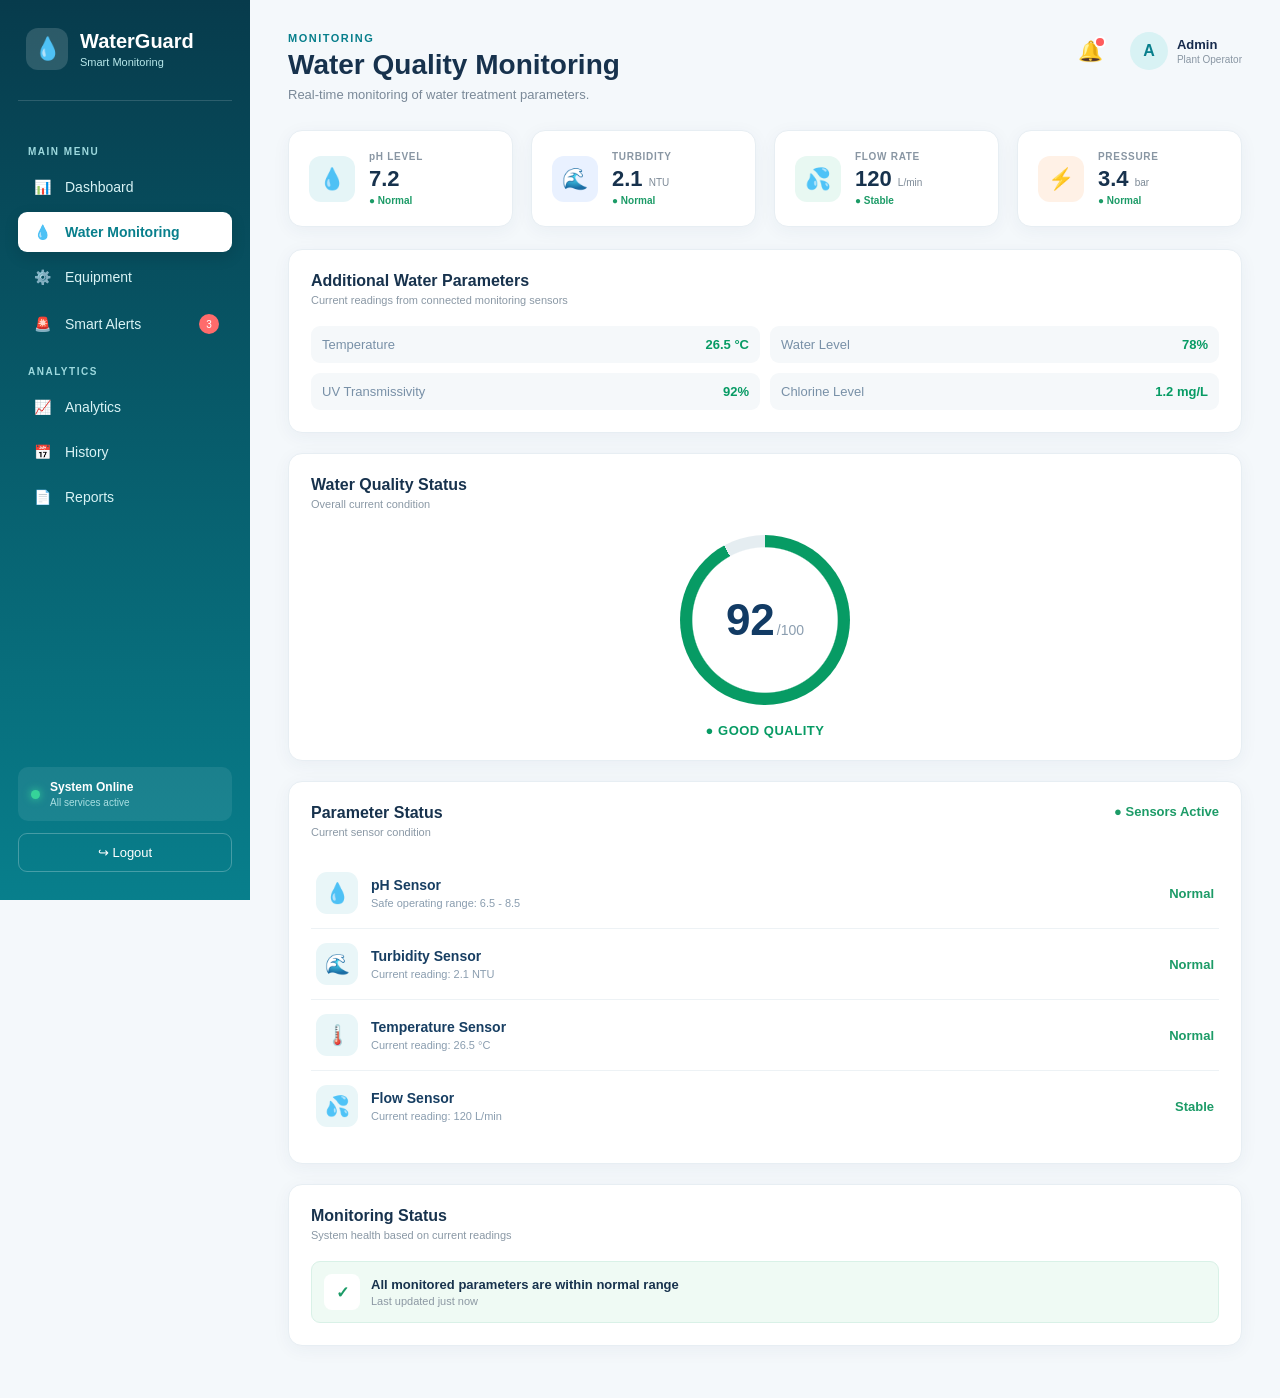
<file: monitoring.html>
<!DOCTYPE html>
<html lang="en">
<head>
    <meta charset="UTF-8">
    <meta name="viewport" content="width=device-width, initial-scale=1.0">
    <title>Water Monitoring - WaterGuard</title>
    <link rel="stylesheet" href="style.css">
</head>

<body>

    <div class="sidebar">

        <div class="brand">
            <div class="brand-icon">💧</div>
            <div>
                <h2>WaterGuard</h2>
                <span>Smart Monitoring</span>
            </div>
        </div>

        <nav>

            <p class="menu-title">MAIN MENU</p>

            <a href="dashboard.html" class="menu-item"><span>📊</span>Dashboard</a>
            <a href="monitoring.html" class="menu-item active"><span>💧</span>Water Monitoring</a>
            <a href="equipment.html" class="menu-item"><span>⚙️</span>Equipment</a>
            <a href="alerts.html" class="menu-item">
                <span>🚨</span>Smart Alerts<span class="badge">3</span>
            </a>

            <p class="menu-title">ANALYTICS</p>

            <a href="analytics.html" class="menu-item"><span>📈</span>Analytics</a>
            <a href="history.html" class="menu-item"><span>📅</span>History</a>
            <a href="reports.html" class="menu-item"><span>📄</span>Reports</a>

        </nav>

        <div class="sidebar-bottom">
            <div class="system-status">
                <span class="online-dot"></span>
                <div>
                    <strong>System Online</strong>
                    <small>All services active</small>
                </div>
            </div>
            <button class="logout" onclick="logout()">↪ Logout</button>
        </div>

    </div>


    <main class="main-content">

        <header class="topbar">

            <div>
                <p class="page-label">MONITORING</p>
                <h1>Water Quality Monitoring</h1>
                <p class="welcome-text">
                    Real-time monitoring of water treatment parameters.
                </p>
            </div>

            <div class="profile">

                <!-- ================= NOTIFICATION BELL ================= -->

                <div class="notification-wrapper">

                    <div class="notification" onclick="toggleNotifications(event)">
                        🔔
                        <span class="notification-dot"></span>
                    </div>

                    <div class="notification-dropdown" id="notificationDropdown">

                        <div class="notification-header">
                            <strong>Notifications</strong>
                            <span class="notification-count">3 new</span>
                        </div>

                        <div class="notification-list">

                            <div class="notification-item">
                                <div class="notif-icon warning">⚠️</div>
                                <div>
                                    <strong>Pressure variation detected</strong>
                                    <small>Current pressure: 4.2 bar · 10 min ago</small>
                                </div>
                            </div>

                            <div class="notification-item">
                                <div class="notif-icon warning">⚠️</div>
                                <div>
                                    <strong>High turbidity detected</strong>
                                    <small>Current turbidity: 4.8 NTU · 25 min ago</small>
                                </div>
                            </div>

                            <div class="notification-item">
                                <div class="notif-icon warning">⚠️</div>
                                <div>
                                    <strong>pH approaching upper threshold</strong>
                                    <small>Current pH: 8.2 · 35 min ago</small>
                                </div>
                            </div>

                        </div>

                        <a href="alerts.html" class="notification-footer">
                            View all alerts →
                        </a>

                    </div>

                </div>

                <!-- ================= PROFILE ================= -->

                <div class="profile-info">
                    <div class="avatar">A</div>
                    <div>
                        <strong>Admin</strong>
                        <small>Plant Operator</small>
                    </div>
                </div>

            </div>

        </header>


        <section class="overview-cards">

            <div class="metric-card">
                <div class="metric-icon ph-icon">💧</div>
                <div class="metric-content">
                    <p>pH LEVEL</p>
                    <h2>7.2</h2>
                    <span class="good">● Normal</span>
                </div>
            </div>

            <div class="metric-card">
                <div class="metric-icon turbidity-icon">🌊</div>
                <div class="metric-content">
                    <p>TURBIDITY</p>
                    <h2>2.1 <small>NTU</small></h2>
                    <span class="good">● Normal</span>
                </div>
            </div>

            <div class="metric-card">
                <div class="metric-icon flow-icon">💦</div>
                <div class="metric-content">
                    <p>FLOW RATE</p>
                    <h2>120 <small>L/min</small></h2>
                    <span class="good">● Stable</span>
                </div>
            </div>

            <div class="metric-card">
                <div class="metric-icon pressure-icon">⚡</div>
                <div class="metric-content">
                    <p>PRESSURE</p>
                    <h2>3.4 <small>bar</small></h2>
                    <span class="good">● Normal</span>
                </div>
            </div>

        </section>


        <section class="panel">

            <div class="panel-header">
                <div>
                    <h2>Additional Water Parameters</h2>
                    <p>Current readings from connected monitoring sensors</p>
                </div>
            </div>

            <div class="quality-details">
                <div><span>Temperature</span><strong>26.5 °C</strong></div>
                <div><span>Water Level</span><strong>78%</strong></div>
                <div><span>UV Transmissivity</span><strong>92%</strong></div>
                <div><span>Chlorine Level</span><strong>1.2 mg/L</strong></div>
            </div>

        </section>


        <section class="panel quality-panel">

            <div class="panel-header">
                <div>
                    <h2>Water Quality Status</h2>
                    <p>Overall current condition</p>
                </div>
            </div>

            <div class="score-circle" id="scoreCircle">
                <div>
                    <strong id="qualityScore">92</strong>
                    <span>/100</span>
                </div>
            </div>

            <div class="quality-status" id="qualityStatus">
                ● GOOD QUALITY
            </div>

        </section>


        <section class="panel">

            <div class="panel-header">
                <div>
                    <h2>Parameter Status</h2>
                    <p>Current sensor condition</p>
                </div>
                <span class="status-running">● Sensors Active</span>
            </div>

            <div class="equipment-list">

                <div class="equipment-row">
                    <div class="equipment-name">
                        <div class="equipment-icon">💧</div>
                        <div>
                            <strong>pH Sensor</strong>
                            <small>Safe operating range: 6.5 - 8.5</small>
                        </div>
                    </div>
                    <span class="status-running">Normal</span>
                </div>

                <div class="equipment-row">
                    <div class="equipment-name">
                        <div class="equipment-icon">🌊</div>
                        <div>
                            <strong>Turbidity Sensor</strong>
                            <small>Current reading: 2.1 NTU</small>
                        </div>
                    </div>
                    <span class="status-running">Normal</span>
                </div>

                <div class="equipment-row">
                    <div class="equipment-name">
                        <div class="equipment-icon">🌡️</div>
                        <div>
                            <strong>Temperature Sensor</strong>
                            <small>Current reading: 26.5 °C</small>
                        </div>
                    </div>
                    <span class="status-running">Normal</span>
                </div>

                <div class="equipment-row">
                    <div class="equipment-name">
                        <div class="equipment-icon">💦</div>
                        <div>
                            <strong>Flow Sensor</strong>
                            <small>Current reading: 120 L/min</small>
                        </div>
                    </div>
                    <span class="status-running">Stable</span>
                </div>

            </div>

        </section>


        <section class="panel">

            <div class="panel-header">
                <div>
                    <h2>Monitoring Status</h2>
                    <p>System health based on current readings</p>
                </div>
            </div>

            <div class="alert-item success">
                <div class="alert-icon">✓</div>
                <div>
                    <strong>All monitored parameters are within normal range</strong>
                    <small>Last updated just now</small>
                </div>
            </div>

        </section>

    </main>


    <script>

        function logout() {
            sessionStorage.clear();
            window.location.href = "index.html";
        }

        function setQualityScore(score) {

            const scoreEl = document.getElementById("qualityScore");
            const circle  = document.getElementById("scoreCircle");
            const status  = document.getElementById("qualityStatus");

            if (!scoreEl || !circle || !status) return;

            scoreEl.textContent = score;

            const degrees = (score / 100) * 360;

            let color = "#079b64";
            if (score < 80) color = "#e69a23";
            if (score < 60) color = "#e45555";

            circle.style.background = `
                radial-gradient(circle, #ffffff 60%, transparent 61%),
                conic-gradient(
                    ${color} 0deg ${degrees}deg,
                    #e5edf1 ${degrees}deg 360deg
                )
            `;

            if (score >= 80) {
                status.textContent = "● GOOD QUALITY";
                status.style.color = "#079b64";
            } else if (score >= 60) {
                status.textContent = "● ACCEPTABLE";
                status.style.color = "#e69a23";
            } else {
                status.textContent = "● ATTENTION REQUIRED";
                status.style.color = "#e45555";
            }

        }

        setQualityScore(92);

        // ===============================
        // NOTIFICATION BELL
        // ===============================

        function toggleNotifications(event) {
            event.stopPropagation();
            const dropdown = document.getElementById("notificationDropdown");
            if (dropdown) dropdown.classList.toggle("open");
        }

        document.addEventListener("click", function(event) {
            const dropdown = document.getElementById("notificationDropdown");
            const wrapper  = document.querySelector(".notification-wrapper");
            if (dropdown && wrapper && !wrapper.contains(event.target)) {
                dropdown.classList.remove("open");
            }
        });

        document.addEventListener("keydown", function(event) {
            if (event.key === "Escape") {
                const dropdown = document.getElementById("notificationDropdown");
                if (dropdown) dropdown.classList.remove("open");
            }
        });

    </script>

</body>
</html>
</file>
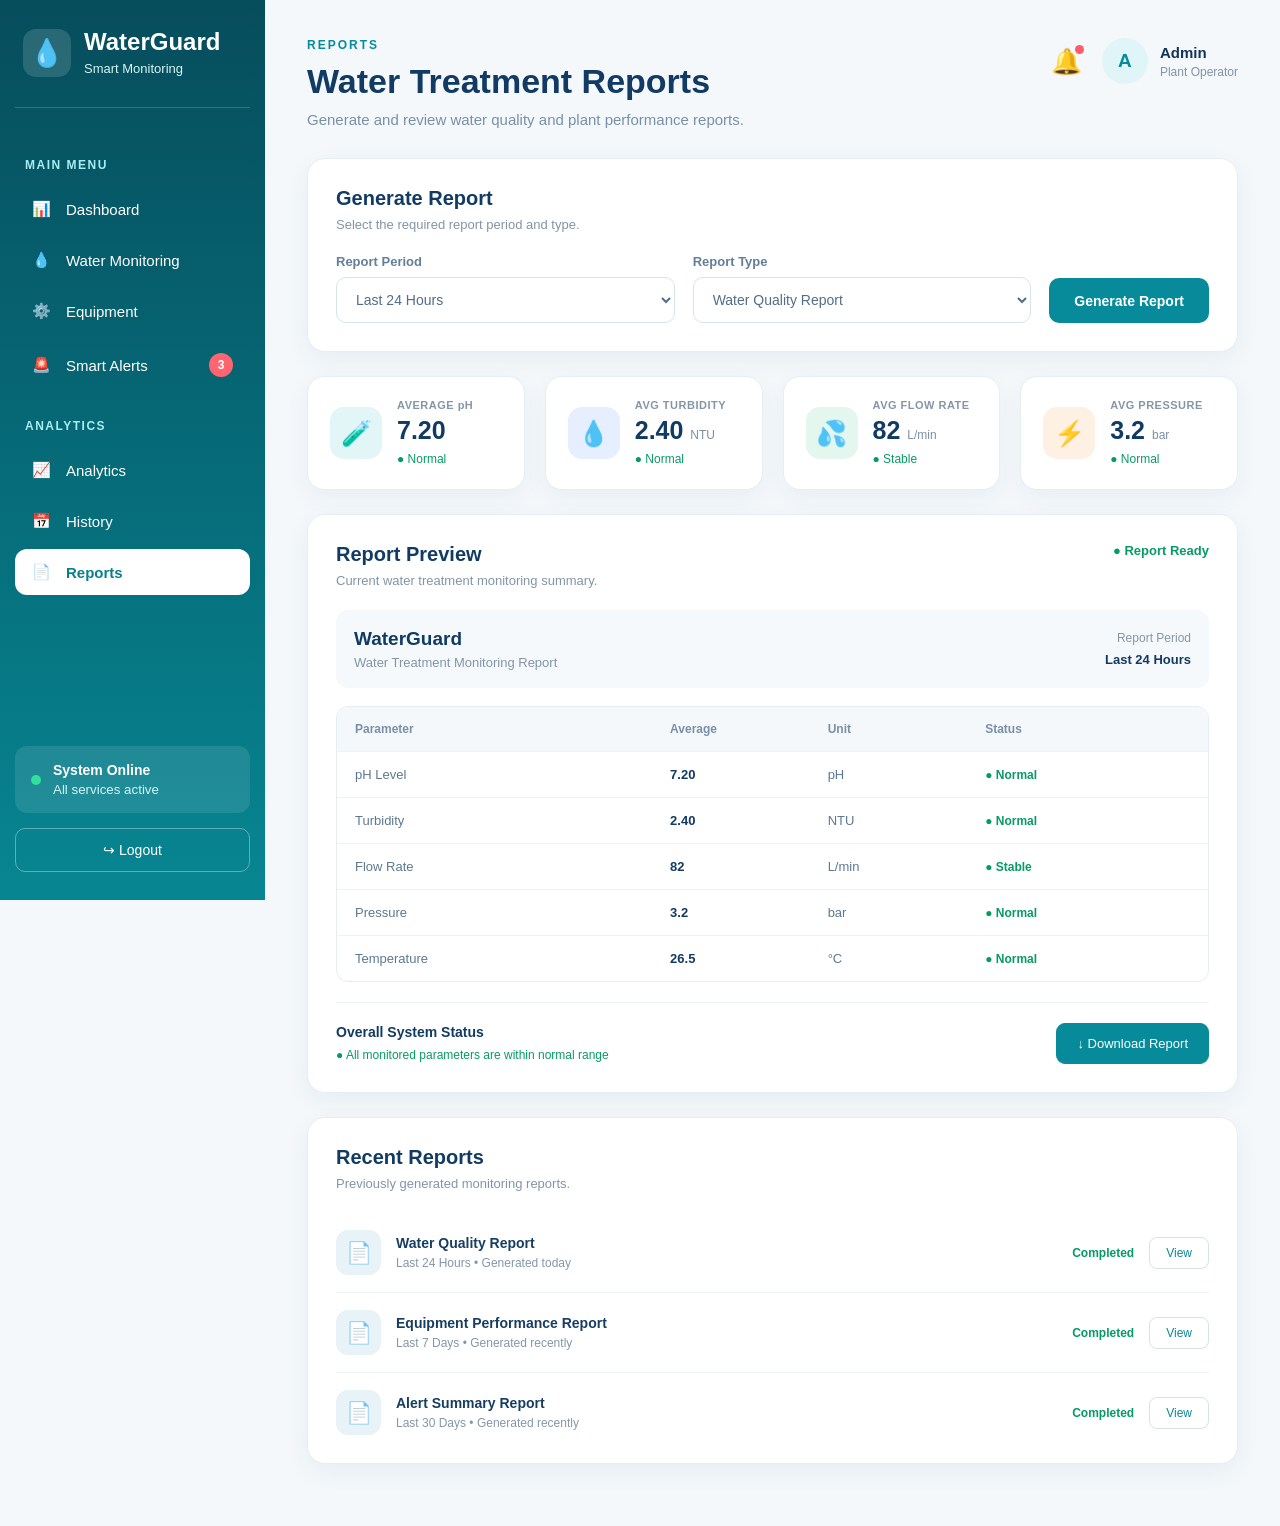
<file: reports.html>
<!DOCTYPE html>
<html lang="en">
<head>
    <meta charset="UTF-8">
    <meta name="viewport" content="width=device-width, initial-scale=1.0">

    <title>Reports - WaterGuard</title>

    <link rel="stylesheet" href="reports.css">
</head>

<body>

    <!-- SIDEBAR -->

    <aside class="sidebar">

        <div class="brand">
            <div class="brand-icon">💧</div>

            <div>
                <h2>WaterGuard</h2>
                <span>Smart Monitoring</span>
            </div>
        </div>

        <nav>

            <p class="menu-title">MAIN MENU</p>

            <a href="dashboard.html" class="menu-item">
                <span>📊</span>
                Dashboard
            </a>

            <a href="monitoring.html" class="menu-item">
                <span>💧</span>
                Water Monitoring
            </a>

            <a href="equipment.html" class="menu-item">
                <span>⚙️</span>
                Equipment
            </a>

            <a href="alerts.html" class="menu-item">
                <span>🚨</span>
                Smart Alerts
                <span class="badge">3</span>
            </a>

            <p class="menu-title">ANALYTICS</p>

            <a href="analytics.html" class="menu-item">
                <span>📈</span>
                Analytics
            </a>

            <a href="history.html" class="menu-item">
                <span>📅</span>
                History
            </a>

            <a href="reports.html" class="menu-item active">
                <span>📄</span>
                Reports
            </a>

        </nav>

        <div class="sidebar-bottom">

            <div class="system-status">

                <span class="online-dot"></span>

                <div>
                    <strong>System Online</strong>
                    <small>All services active</small>
                </div>

            </div>

            <button class="logout" onclick="logout()">
                ↪ Logout
            </button>

        </div>

    </aside>


    <!-- MAIN CONTENT -->

    <main class="main-content">

        <!-- HEADER -->

        <header class="topbar">

            <div>

                <p class="page-label">
                    REPORTS
                </p>

                <h1>
                    Water Treatment Reports
                </h1>

                <p class="welcome-text">
                    Generate and review water quality and plant performance reports.
                </p>

            </div>


            <div class="profile">

                <div class="notification">
                    🔔
                    <span class="notification-dot"></span>
                </div>

                <div class="profile-info">

                    <div class="avatar" id="userAvatar">
                        A
                    </div>

                    <div>
                        <strong id="userName">
                            Admin
                        </strong>

                        <small>
                            Plant Operator
                        </small>
                    </div>

                </div>

            </div>

        </header>


        <!-- REPORT FILTER -->

        <section class="panel">

            <div class="panel-header">

                <div>

                    <h2>
                        Generate Report
                    </h2>

                    <p>
                        Select the required report period and type.
                    </p>

                </div>

            </div>


            <div class="filter-grid">

                <div class="filter-group">

                    <label>
                        Report Period
                    </label>

                    <select id="reportPeriod">

                        <option>
                            Last 24 Hours
                        </option>

                        <option>
                            Last 7 Days
                        </option>

                        <option>
                            Last 30 Days
                        </option>

                    </select>

                </div>


                <div class="filter-group">

                    <label>
                        Report Type
                    </label>

                    <select id="reportType">

                        <option>
                            Water Quality Report
                        </option>

                        <option>
                            Equipment Performance
                        </option>

                        <option>
                            Alert Summary
                        </option>

                        <option>
                            Complete Plant Report
                        </option>

                    </select>

                </div>


                <button class="generate-btn" onclick="generateReport()">
                    Generate Report
                </button>

            </div>

        </section>


        <!-- REPORT SUMMARY -->

        <section class="summary-grid">

            <div class="summary-card">

                <div class="summary-icon ph-icon">
                    🧪
                </div>

                <div>

                    <p>AVERAGE pH</p>

                    <h2>
                        7.20
                    </h2>

                    <span class="good">
                        ● Normal
                    </span>

                </div>

            </div>


            <div class="summary-card">

                <div class="summary-icon turbidity-icon">
                    💧
                </div>

                <div>

                    <p>AVG TURBIDITY</p>

                    <h2>
                        2.40 <small>NTU</small>
                    </h2>

                    <span class="good">
                        ● Normal
                    </span>

                </div>

            </div>


            <div class="summary-card">

                <div class="summary-icon flow-icon">
                    💦
                </div>

                <div>

                    <p>AVG FLOW RATE</p>

                    <h2>
                        82 <small>L/min</small>
                    </h2>

                    <span class="good">
                        ● Stable
                    </span>

                </div>

            </div>


            <div class="summary-card">

                <div class="summary-icon pressure-icon">
                    ⚡
                </div>

                <div>

                    <p>AVG PRESSURE</p>

                    <h2>
                        3.2 <small>bar</small>
                    </h2>

                    <span class="good">
                        ● Normal
                    </span>

                </div>

            </div>

        </section>


        <!-- REPORT PREVIEW -->

        <section class="panel report-preview">

            <div class="panel-header">

                <div>

                    <h2>
                        Report Preview
                    </h2>

                    <p>
                        Current water treatment monitoring summary.
                    </p>

                </div>

                <span class="report-status">
                    ● Report Ready
                </span>

            </div>


            <div class="report-header">

                <div>

                    <h3>
                        WaterGuard
                    </h3>

                    <p>
                        Water Treatment Monitoring Report
                    </p>

                </div>

                <div class="report-date">

                    <span>
                        Report Period
                    </span>

                    <strong id="periodText">
                        Last 24 Hours
                    </strong>

                </div>

            </div>


            <div class="report-table">

                <div class="table-header">

                    <span>Parameter</span>
                    <span>Average</span>
                    <span>Unit</span>
                    <span>Status</span>

                </div>


                <div class="table-row">

                    <span>pH Level</span>

                    <strong>
                        7.20
                    </strong>

                    <span>pH</span>

                    <span class="table-good">
                        ● Normal
                    </span>

                </div>


                <div class="table-row">

                    <span>Turbidity</span>

                    <strong>
                        2.40
                    </strong>

                    <span>NTU</span>

                    <span class="table-good">
                        ● Normal
                    </span>

                </div>


                <div class="table-row">

                    <span>Flow Rate</span>

                    <strong>
                        82
                    </strong>

                    <span>L/min</span>

                    <span class="table-good">
                        ● Stable
                    </span>

                </div>


                <div class="table-row">

                    <span>Pressure</span>

                    <strong>
                        3.2
                    </strong>

                    <span>bar</span>

                    <span class="table-good">
                        ● Normal
                    </span>

                </div>


                <div class="table-row">

                    <span>Temperature</span>

                    <strong>
                        26.5
                    </strong>

                    <span>°C</span>

                    <span class="table-good">
                        ● Normal
                    </span>

                </div>

            </div>


            <div class="report-footer">

                <div>

                    <strong>
                        Overall System Status
                    </strong>

                    <span>
                        ● All monitored parameters are within normal range
                    </span>

                </div>

                <button class="download-btn" onclick="downloadReport()">
                    ↓ Download Report
                </button>

            </div>

        </section>


        <!-- REPORT HISTORY -->

        <section class="panel">

            <div class="panel-header">

                <div>

                    <h2>
                        Recent Reports
                    </h2>

                    <p>
                        Previously generated monitoring reports.
                    </p>

                </div>

            </div>


            <div class="recent-report">

                <div class="file-icon">
                    📄
                </div>

                <div class="file-info">

                    <strong>
                        Water Quality Report
                    </strong>

                    <small>
                        Last 24 Hours • Generated today
                    </small>

                </div>

                <span class="completed">
                    Completed
                </span>

                <button class="view-btn">
                    View
                </button>

            </div>


            <div class="recent-report">

                <div class="file-icon">
                    📄
                </div>

                <div class="file-info">

                    <strong>
                        Equipment Performance Report
                    </strong>

                    <small>
                        Last 7 Days • Generated recently
                    </small>

                </div>

                <span class="completed">
                    Completed
                </span>

                <button class="view-btn">
                    View
                </button>

            </div>


            <div class="recent-report">

                <div class="file-icon">
                    📄
                </div>

                <div class="file-info">

                    <strong>
                        Alert Summary Report
                    </strong>

                    <small>
                        Last 30 Days • Generated recently
                    </small>

                </div>

                <span class="completed">
                    Completed
                </span>

                <button class="view-btn">
                    View
                </button>

            </div>

        </section>

    </main>


    <script>

        function generateReport() {

            const period =
                document.getElementById("reportPeriod").value;

            document.getElementById("periodText").textContent =
                period;

            alert(
                "Report generated successfully for " + period
            );
        }


        function downloadReport() {

            alert(
                "Report download feature is ready to connect with backend."
            );
        }


        function logout() {

            const activityId =
                sessionStorage.getItem("activityId");

            if (activityId) {

                fetch("http://localhost:5000/api/logout", {

                    method: "POST",

                    headers: {
                        "Content-Type": "application/json"
                    },

                    body: JSON.stringify({
                        activityId: activityId
                    })

                }).finally(() => {

                    sessionStorage.clear();

                    window.location.href =
                        "index.html";

                });

            } else {

                sessionStorage.clear();

                window.location.href =
                    "index.html";

            }

        }


        const storedName =
            sessionStorage.getItem("userName");

        if (storedName) {

            document.getElementById("userName").textContent =
                storedName;

            document.getElementById("userAvatar").textContent =
                storedName.charAt(0).toUpperCase();

        }

    </script>

</body>
</html>
</file>
<file: style.css>
/* =========================================
   WATERGUARD - GLOBAL STYLES
========================================= */

* {
    margin: 0;
    padding: 0;
    box-sizing: border-box;
}

body {
    font-family: "Segoe UI", Arial, sans-serif;
    background: #f4f8fb;
    color: #172b4d;
}

a {
    text-decoration: none;
    color: inherit;
}

button,
input,
select {
    font-family: inherit;
}


/* =========================
   LOGIN PAGE
========================= */

.login-container {
    min-height: 100vh;
    display: flex;
    align-items: center;
    justify-content: center;
    background:
        radial-gradient(circle at top left, rgba(8,127,140,0.18), transparent 35%),
        linear-gradient(135deg, #eaf7f8, #f4f8fb);
}

.login-box {
    width: 410px;
    background: white;
    padding: 40px;
    border-radius: 18px;
    border: 1px solid #e3edf1;
    box-shadow: 0 15px 45px rgba(30,60,90,0.12);
    text-align: center;
}

.login-icon {
    width: 65px;
    height: 65px;
    margin: 0 auto 15px;
    border-radius: 18px;
    background: #e2f5f6;
    display: flex;
    align-items: center;
    justify-content: center;
    font-size: 34px;
}

.login-box h1 {
    font-size: 28px;
    color: #073b4c;
    margin-bottom: 7px;
}

.login-title {
    color: #087f8c;
    font-size: 13px;
    font-weight: 600;
    margin-bottom: 8px;
}

.login-description {
    color: #8996a3;
    font-size: 11px;
    line-height: 1.6;
    margin-bottom: 28px;
}

.login-box form {
    text-align: left;
}

.login-box label {
    display: block;
    color: #526273;
    font-size: 12px;
    font-weight: 600;
    margin-bottom: 7px;
}

.login-box input {
    width: 100%;
    padding: 12px 13px;
    margin-bottom: 17px;
    border: 1px solid #dce5eb;
    border-radius: 8px;
    outline: none;
    font-size: 13px;
    color: #17324d;
}

.login-box input:focus {
    border-color: #087f8c;
    box-shadow: 0 0 0 3px rgba(8,127,140,0.08);
}

.login-box button {
    width: 100%;
    padding: 13px;
    border: none;
    border-radius: 8px;
    background: linear-gradient(135deg, #073b4c, #087f8c);
    color: white;
    font-size: 13px;
    font-weight: 600;
    cursor: pointer;
    margin-top: 5px;
    transition: 0.2s;
}

.login-box button:hover {
    transform: translateY(-2px);
    box-shadow: 0 7px 18px rgba(8,127,140,0.25);
}

#message {
    text-align: center;
    font-size: 11px;
    margin-top: 12px;
    color: #e45555;
}

.login-footer {
    margin-top: 25px;
    padding-top: 18px;
    border-top: 1px solid #edf1f4;
    color: #8996a3;
    font-size: 10px;
}

.login-footer span {
    color: #36d399;
    margin-right: 4px;
}


/* =========================
   SIDEBAR
========================= */

.sidebar {
    position: fixed;
    left: 0;
    top: 0;
    width: 250px;
    height: 100vh;
    background: linear-gradient(180deg, #073b4c 0%, #087f8c 100%);
    color: white;
    padding: 28px 18px;
    display: flex;
    flex-direction: column;
    z-index: 100;
}

.brand {
    display: flex;
    align-items: center;
    gap: 12px;
    padding: 0 8px 30px;
    border-bottom: 1px solid rgba(255,255,255,0.15);
}

.brand-icon {
    width: 42px;
    height: 42px;
    border-radius: 12px;
    background: rgba(255,255,255,0.15);
    display: flex;
    align-items: center;
    justify-content: center;
    font-size: 22px;
}

.brand h2 {
    font-size: 20px;
    font-weight: 700;
}

.brand span {
    display: block;
    font-size: 11px;
    color: #b9e8eb;
    margin-top: 3px;
}

nav {
    margin-top: 25px;
}

.menu-title {
    font-size: 10px;
    font-weight: 700;
    letter-spacing: 1.5px;
    color: #9dd9de;
    margin: 20px 10px 10px;
}

.menu-item {
    display: flex;
    align-items: center;
    gap: 12px;
    padding: 12px 13px;
    margin-bottom: 5px;
    border-radius: 9px;
    color: #d9f3f5;
    font-size: 14px;
    transition: 0.2s;
}

.menu-item span:first-child {
    width: 22px;
    text-align: center;
}

.menu-item:hover {
    background: rgba(255,255,255,0.12);
    color: white;
}

.menu-item.active {
    background: white;
    color: #087f8c;
    font-weight: 600;
    box-shadow: 0 5px 15px rgba(0,0,0,0.12);
}

.badge {
    margin-left: auto;
    background: #ff6b6b;
    color: white;
    border-radius: 20px;
    min-width: 20px;
    height: 20px;
    display: flex;
    align-items: center;
    justify-content: center;
    font-size: 10px;
}

.sidebar-bottom {
    margin-top: auto;
}

.system-status {
    display: flex;
    align-items: center;
    gap: 10px;
    padding: 13px;
    background: rgba(255,255,255,0.08);
    border-radius: 10px;
    margin-bottom: 12px;
}

.online-dot {
    width: 9px;
    height: 9px;
    background: #36d399;
    border-radius: 50%;
    box-shadow: 0 0 8px #36d399;
}

.system-status strong {
    display: block;
    font-size: 12px;
}

.system-status small {
    display: block;
    color: #a9dfe2;
    font-size: 10px;
    margin-top: 3px;
}

.logout {
    width: 100%;
    padding: 11px;
    border: 1px solid rgba(255,255,255,0.25);
    border-radius: 9px;
    background: transparent;
    color: white;
    cursor: pointer;
    font-size: 13px;
    transition: 0.2s;
}

.logout:hover {
    background: rgba(255,255,255,0.12);
}


/* =========================
   MAIN CONTENT
========================= */

.main-content {
    margin-left: 250px;
    padding: 32px 38px;
    min-height: 100vh;
}

.topbar {
    display: flex;
    justify-content: space-between;
    align-items: flex-start;
    margin-bottom: 28px;
}

.page-label {
    color: #087f8c;
    font-size: 11px;
    font-weight: 700;
    letter-spacing: 1.5px;
    margin-bottom: 5px;
}

.topbar h1 {
    font-size: 28px;
    color: #17324d;
    margin-bottom: 6px;
}

.welcome-text {
    color: #7a8998;
    font-size: 13px;
}

.profile {
    display: flex;
    align-items: center;
    gap: 22px;
}

.profile-info {
    display: flex;
    align-items: center;
    gap: 9px;
}

.avatar {
    width: 38px;
    height: 38px;
    background: #d8f2f4;
    color: #087f8c;
    border-radius: 50%;
    display: flex;
    justify-content: center;
    align-items: center;
    font-weight: 700;
}

.profile-info strong {
    display: block;
    font-size: 13px;
}

.profile-info small {
    display: block;
    color: #8996a3;
    font-size: 10px;
    margin-top: 2px;
}


/* =========================
   METRIC CARDS
========================= */

.overview-cards {
    display: grid;
    grid-template-columns: repeat(4, 1fr);
    gap: 18px;
    margin-bottom: 22px;
}

.metric-card {
    background: white;
    border: 1px solid #e7eef3;
    border-radius: 14px;
    padding: 20px;
    display: flex;
    align-items: center;
    gap: 14px;
    position: relative;
    box-shadow: 0 4px 18px rgba(30,60,90,0.05);
    transition: 0.2s;
}

.metric-card:hover {
    transform: translateY(-3px);
    box-shadow: 0 8px 25px rgba(30,60,90,0.1);
}

.metric-icon {
    width: 46px;
    height: 46px;
    border-radius: 12px;
    display: flex;
    align-items: center;
    justify-content: center;
    font-size: 21px;
    flex-shrink: 0;
}

.ph-icon {
    background: #e5f5f7;
}

.turbidity-icon {
    background: #e9f1ff;
}

.flow-icon {
    background: #e8f8f2;
}

.pressure-icon {
    background: #fff1e6;
}

.metric-content {
    flex: 1;
    min-width: 0;
}

.metric-content p {
    font-size: 10px;
    font-weight: 700;
    color: #8996a3;
    letter-spacing: 0.7px;
    margin-bottom: 5px;
}

.metric-content h2 {
    font-size: 22px;
    color: #17324d;
    line-height: 1.1;
}

.metric-content h2 small {
    font-size: 10px;
    font-weight: 500;
    color: #7c8996;
}

.good {
    color: #1c9b67;
    font-size: 10px;
    font-weight: 600;
    display: block;
    margin-top: 4px;
}

.metric-arrow {
    display: none;
}


/* =========================
   PANELS
========================= */

.dashboard-grid {
    display: grid;
    grid-template-columns: 2fr 1fr;
    gap: 20px;
    margin-bottom: 20px;
    align-items: stretch;
}

.panel {
    background: white;
    border: 1px solid #e7eef3;
    border-radius: 14px;
    padding: 22px;
    box-shadow: 0 4px 18px rgba(30,60,90,0.05);
    margin-bottom: 20px;
}

.panel-header {
    display: flex;
    justify-content: space-between;
    align-items: flex-start;
    margin-bottom: 20px;
    gap: 20px;
}

.panel-header h2 {
    font-size: 16px;
    color: #17324d;
    margin-bottom: 4px;
}

.panel-header p {
    color: #8a98a5;
    font-size: 11px;
}

.panel-header select {
    border: 1px solid #dce5eb;
    padding: 7px 10px;
    border-radius: 7px;
    color: #526273;
    background: white;
    outline: none;
    font-size: 12px;
    cursor: pointer;
}

.panel-header a {
    color: #087f8c;
    font-size: 11px;
    font-weight: 600;
}


/* =========================
   CHART (Static SVG)
========================= */

.chart-area {
    height: 190px;
    display: flex;
    position: relative;
}

.chart-lines {
    width: 35px;
    height: 100%;
    display: flex;
    flex-direction: column;
    justify-content: space-between;
    color: #a0abb5;
    font-size: 9px;
    padding-bottom: 5px;
}

.chart {
    flex: 1;
    position: relative;
    margin-left: 8px;
    border-left: 1px solid #e8eef2;
    border-bottom: 1px solid #e8eef2;
    background: repeating-linear-gradient(
        to bottom,
        transparent 0,
        transparent 37px,
        #edf2f5 38px
    );
}

.chart-line {
    position: absolute;
    left: 4%;
    right: 2%;
    top: 43%;
    height: 3px;
    background: #087f8c;
    border-radius: 5px;
    transform: rotate(-2deg);
    box-shadow: 0 3px 10px rgba(8,127,140,0.25);
}

.point1,
.point2,
.point3,
.point4,
.point5,
.point6 {
    position: absolute;
    width: 9px;
    height: 9px;
    border: 2px solid white;
    background: #087f8c;
    border-radius: 50%;
    z-index: 2;
}

.point1 { left: 5%; top: 47%; }
.point2 { left: 22%; top: 41%; }
.point3 { left: 40%; top: 44%; }
.point4 { left: 58%; top: 36%; }
.point5 { left: 76%; top: 40%; }
.point6 { right: 2%; top: 31%; }

.chart-labels {
    margin-left: 43px;
    display: flex;
    justify-content: space-between;
    color: #9aa6b1;
    font-size: 9px;
    margin-top: 8px;
}


/* =========================
   TREND CHART (Dashboard)
========================= */

.trend-chart {
    display: flex;
    height: 220px;
    margin-top: 10px;
    position: relative;
}

.trend-y-axis {
    width: 42px;
    display: flex;
    flex-direction: column;
    justify-content: space-between;
    padding: 0 8px 8px 0;
    color: #8a9daf;
    font-size: 11px;
    text-align: right;
}

.trend-plot {
    flex: 1;
    position: relative;
    border-left: 1px solid #e5edf1;
    border-bottom: 1px solid #e5edf1;
}

.trend-grid-line {
    position: absolute;
    left: 0;
    right: 0;
    height: 1px;
    background: #edf2f5;
}

.trend-grid-line:nth-child(1) { top: 0; }
.trend-grid-line:nth-child(2) { top: 25%; }
.trend-grid-line:nth-child(3) { top: 50%; }
.trend-grid-line:nth-child(4) { top: 75%; }

.trend-svg {
    position: absolute;
    left: 0;
    top: 0;
    width: 100%;
    height: 100%;
}

.trend-x-axis {
    display: flex;
    justify-content: space-between;
    margin-left: 42px;
    margin-top: 8px;
    color: #8a9daf;
    font-size: 11px;
}


/* =========================
   QUALITY SCORE
========================= */

.quality-panel {
    display: flex;
    flex-direction: column;
    align-items: center;
    text-align: center;
    padding: 22px;
}

.quality-panel .panel-header {
    width: 100%;
    text-align: left;
    margin-bottom: 10px;
}

.score-circle {
    width: 170px;
    height: 170px;
    margin: 15px auto 18px;
    border-radius: 50%;

    background:
        radial-gradient(circle, #ffffff 60%, transparent 61%),
        conic-gradient(#087f8c 0deg 360deg, #e5edf1 360deg 360deg);

    display: flex;
    align-items: center;
    justify-content: center;
    transition: background 0.4s ease;
}

.score-circle div {
    display: flex;
    align-items: baseline;
    justify-content: center;
    gap: 2px;
}

.score-circle strong {
    font-size: 44px;
    color: #123b64;
    line-height: 1;
}

.score-circle span {
    font-size: 14px;
    color: #8a9daf;
}

.quality-status {
    font-size: 13px;
    font-weight: 700;
    letter-spacing: 0.5px;
    color: #079b64;
    margin-top: 0;
}


/* =========================================
   QUALITY DETAILS / INPUT ROWS
   (Fixed overlap)
========================================= */

.quality-details {
    display: grid;
    grid-template-columns: 1fr 1fr;
    gap: 10px;
    width: 100%;
}

.quality-details > div {
    display: flex;
    justify-content: space-between;
    align-items: center;

    gap: 12px;

    padding: 11px;

    border-radius: 9px;
    background: #f5f8fa;
}

.quality-details span {
    color: #7890a7;
    font-size: 13px;

    flex-shrink: 0;
    min-width: 90px;
}

.quality-details strong {
    color: #079b64;
    font-size: 13px;
}

.quality-details input {
    flex: 1;
    width: 100%;
    max-width: 180px;

    padding: 9px 11px;

    border: 1px solid #dce5eb;
    border-radius: 7px;
    background: #ffffff;

    outline: none;
    font-size: 13px;
    color: #17324d;

    text-align: left;
}

.quality-details input:focus {
    border-color: #087f8c;
    box-shadow: 0 0 0 3px rgba(8,127,140,0.08);
}


/* =========================
   EQUIPMENT ROWS
========================= */

.equipment-list {
    display: flex;
    flex-direction: column;
}

.equipment-row {
    display: flex;
    justify-content: space-between;
    align-items: center;
    padding: 14px 5px;
    border-bottom: 1px solid #edf2f5;
}

.equipment-row:last-child {
    border-bottom: none;
}

.equipment-name {
    display: flex;
    align-items: center;
    gap: 13px;
}

.equipment-icon {
    width: 42px;
    height: 42px;
    border-radius: 11px;
    background: #e9f6f8;
    display: flex;
    align-items: center;
    justify-content: center;
    font-size: 20px;
    flex-shrink: 0;
}

.equipment-name strong {
    display: block;
    color: #173e62;
    font-size: 14px;
}

.equipment-name small {
    display: block;
    margin-top: 4px;
    color: #8a9daf;
    font-size: 11px;
}

.status-running {
    color: #1c9b67;
    font-size: 13px;
    font-weight: 600;
}


/* =========================
   ALERTS
========================= */

.alert-list {
    display: flex;
    flex-direction: column;
    gap: 10px;
}

.alert-item {
    display: flex;
    align-items: center;
    gap: 11px;
    padding: 12px;
    border-radius: 9px;
}

.alert-item.warning {
    background: #fff8ed;
}

.alert-item.info {
    background: #eef7ff;
}

.alert-item.success {
    background: #effaf4;
    border: 1px solid #d9f1e7;
}

.alert-icon {
    width: 36px;
    height: 36px;
    border-radius: 8px;
    display: flex;
    align-items: center;
    justify-content: center;
    background: white;
    font-size: 16px;
    font-weight: bold;
    color: #1c9b67;
    flex-shrink: 0;
}

.alert-item strong {
    display: block;
    font-size: 13px;
    color: #17324d;
}

.alert-item small {
    display: block;
    color: #8c98a3;
    font-size: 11px;
    margin-top: 3px;
}

.alert-count {
    width: 23px;
    height: 23px;
    background: #fff0f0;
    color: #e45555;
    border-radius: 50%;
    display: flex;
    align-items: center;
    justify-content: center;
    font-size: 10px;
    font-weight: 700;
}

.check-button {
    margin-top: 20px;
    padding: 11px 18px;
    border: none;
    border-radius: 8px;
    background: #087f8c;
    color: white;
    cursor: pointer;
    font-size: 12px;
    font-weight: 600;
    transition: 0.2s;
}

.check-button:hover {
    background: #066b76;
}

#alertResult {
    margin-top: 18px;
}


/* =========================
   QUICK ACTIONS
========================= */

.quick-actions {
    margin-top: 5px;
}

.quick-actions h2 {
    font-size: 16px;
    margin-bottom: 12px;
}

.action-grid {
    display: grid;
    grid-template-columns: repeat(4, 1fr);
    gap: 14px;
}

.action-card {
    background: white;
    border: 1px solid #e7eef3;
    border-radius: 11px;
    padding: 15px;
    display: flex;
    align-items: center;
    gap: 11px;
    box-shadow: 0 3px 12px rgba(30,60,90,0.04);
    transition: 0.2s;
}

.action-card:hover {
    border-color: #9ed8dc;
    transform: translateY(-2px);
}

.action-card > span {
    width: 35px;
    height: 35px;
    background: #edf7f8;
    border-radius: 8px;
    display: flex;
    align-items: center;
    justify-content: center;
}

.action-card div {
    flex: 1;
}

.action-card strong {
    display: block;
    font-size: 11px;
}

.action-card small {
    display: block;
    color: #919ca6;
    font-size: 9px;
    margin-top: 3px;
}

.action-card b {
    color: #087f8c;
}


/* =========================
   STATUS HELPERS
========================= */

.status-normal {
    color: #1c9b67;
    font-size: 11px;
    font-weight: 600;
    margin-top: 6px;
}

.status-warning {
    color: #e69a23;
    font-size: 11px;
    font-weight: 600;
    margin-top: 6px;
}

.status-critical {
    color: #e45555;
    font-size: 11px;
    font-weight: 600;
    margin-top: 6px;
}


/* =========================================
   NOTIFICATION DROPDOWN
========================================= */

.notification-wrapper {
    position: relative;
    display: inline-block;
}

.notification {
    position: relative;
    font-size: 20px;
    cursor: pointer;
    user-select: none;
    padding: 5px;
    border-radius: 50%;
    transition: background 0.2s;
}

.notification:hover {
    background: #f0f6f8;
}

.notification-dot {
    position: absolute;
    width: 8px;
    height: 8px;
    background: #ff5c5c;
    border-radius: 50%;
    right: 4px;
    top: 4px;
    box-shadow: 0 0 0 2px #ffffff;
    animation: pulse-dot 1.5s infinite;
}

@keyframes pulse-dot {
    0%, 100% { transform: scale(1); opacity: 1; }
    50%      { transform: scale(1.2); opacity: 0.7; }
}

.notification-dropdown {
    position: absolute;
    top: calc(100% + 12px);
    right: 0;
    width: 340px;

    background: #ffffff;
    border: 1px solid #e7eef3;
    border-radius: 14px;

    box-shadow: 0 12px 35px rgba(20,60,90,0.15);

    opacity: 0;
    visibility: hidden;
    transform: translateY(-10px);

    transition: 0.25s ease;
    z-index: 999;
    overflow: hidden;
}

.notification-dropdown.open {
    opacity: 1;
    visibility: visible;
    transform: translateY(0);
}

.notification-header {
    display: flex;
    justify-content: space-between;
    align-items: center;

    padding: 14px 18px;

    border-bottom: 1px solid #eef2f5;
    background: #f9fbfc;
}

.notification-header strong {
    font-size: 14px;
    color: #17324d;
}

.notification-count {
    background: #ffe8e8;
    color: #e45555;
    font-size: 10px;
    font-weight: 700;
    padding: 3px 8px;
    border-radius: 20px;
}

.notification-list {
    max-height: 320px;
    overflow-y: auto;
}

.notification-item {
    display: flex;
    align-items: flex-start;
    gap: 12px;

    padding: 12px 18px;

    border-bottom: 1px solid #f2f5f8;
    cursor: pointer;
    transition: background 0.15s;
}

.notification-item:hover {
    background: #f5fafb;
}

.notification-item:last-child {
    border-bottom: none;
}

.notif-icon {
    width: 34px;
    height: 34px;
    border-radius: 9px;

    display: flex;
    align-items: center;
    justify-content: center;

    font-size: 15px;
    flex-shrink: 0;
}

.notif-icon.warning {
    background: #fff4e0;
}

.notif-icon.success {
    background: #e8f8f0;
}

.notif-icon.info {
    background: #e8f0ff;
}

.notification-item strong {
    display: block;
    font-size: 12px;
    color: #17324d;
    margin-bottom: 3px;
}

.notification-item small {
    display: block;
    font-size: 11px;
    color: #8a9daf;
}

.notification-footer {
    display: block;
    text-align: center;

    padding: 12px;

    background: #f9fbfc;
    color: #087f8c;

    font-size: 12px;
    font-weight: 600;

    border-top: 1px solid #eef2f5;
    transition: background 0.15s;
}

.notification-footer:hover {
    background: #eef7f8;
}


/* =========================
   RESPONSIVE
========================= */

@media (max-width: 1200px) {

    .overview-cards {
        grid-template-columns: repeat(2, 1fr);
    }

    .action-grid {
        grid-template-columns: repeat(2, 1fr);
    }
}

@media (max-width: 900px) {

    .sidebar {
        width: 210px;
    }

    .main-content {
        margin-left: 210px;
        padding: 25px;
    }

    .dashboard-grid,
    .lower-grid {
        grid-template-columns: 1fr;
    }
}

@media (max-width: 650px) {

    .sidebar {
        position: relative;
        width: 100%;
        height: auto;
    }

    .main-content {
        margin-left: 0;
    }

    .overview-cards,
    .action-grid,
    .data-grid {
        grid-template-columns: 1fr;
    }

    .topbar {
        flex-direction: column;
        gap: 20px;
    }

    .quality-details {
        grid-template-columns: 1fr;
    }
}

@media (max-width: 500px) {

    .login-box {
        width: calc(100% - 30px);
        padding: 30px 25px;
    }

    .notification-dropdown {
        width: 290px;
        right: -20px;
    }
}
</file>
<file: history.css>
/* =========================================
   WATERGUARD HISTORY
========================================= */

.main-content {
    margin-left: 248px;
    width: calc(100% - 248px);
    min-height: 100vh;
    padding: 32px 36px;
}

/* HEADER */

.top-header {
    display: flex;
    justify-content: space-between;
    align-items: flex-start;
    margin-bottom: 28px;
}

.heading {
    flex: 1;
}

.overline {
    color: #078b9a;
    font-size: 13px;
    font-weight: 700;
    letter-spacing: 2px;
    margin-bottom: 7px;
}

.heading h1 {
    color: #123b64;
    font-size: 34px;
}

.heading p {
    margin-top: 8px;
    color: #7890a7;
    font-size: 15px;
}

.header-user {
    display: flex;
    align-items: center;
    gap: 18px;
}

.notification {
    position: relative;
    font-size: 24px;
}

.notification span {
    position: absolute;
    top: 0;
    right: -2px;
    width: 9px;
    height: 9px;
    background: #ff5964;
    border-radius: 50%;
}

.user-info {
    display: flex;
    align-items: center;
    gap: 10px;
}

.user-avatar {
    width: 44px;
    height: 44px;
    border-radius: 50%;
    background: #dff5f7;
    color: #078b9a;
    display: flex;
    align-items: center;
    justify-content: center;
    font-weight: bold;
}

.user-text {
    display: flex;
    flex-direction: column;
    gap: 3px;
}

.user-text strong {
    color: #12345a;
    font-size: 15px;
}

.user-text span {
    color: #7890a7;
    font-size: 12px;
}

/* FILTER */

.filter-card,
.history-card,
.history-info {
    background: #ffffff;
    border-radius: 17px;
    border: 1px solid #edf2f5;
    box-shadow: 0 5px 20px rgba(20,60,90,0.06);
}

.filter-card {
    padding: 22px 25px;
    margin-bottom: 20px;
}

.filter-title h2 {
    color: #123b64;
    font-size: 19px;
}

.filter-title p {
    margin-top: 5px;
    color: #8194a8;
    font-size: 13px;
}

.filters {
    display: flex;
    align-items: end;
    gap: 14px;
    margin-top: 18px;
}

.filter-group {
    display: flex;
    flex-direction: column;
    gap: 6px;
}

.filter-group label {
    color: #7890a7;
    font-size: 12px;
    font-weight: 600;
}

.filter-group select {
    min-width: 180px;
    padding: 10px 12px;
    border: 1px solid #dbe5eb;
    border-radius: 9px;
    background: white;
    color: #526b84;
}

.filter-btn {
    padding: 10px 20px;
    border: none;
    border-radius: 9px;
    background: #078b9a;
    color: white;
    cursor: pointer;
    font-weight: 600;
}

/* SUMMARY */

.history-summary {
    display: grid;
    grid-template-columns: repeat(4, 1fr);
    gap: 17px;
    margin-bottom: 20px;
}

.summary-card {
    background: white;
    border-radius: 15px;
    padding: 18px;
    display: flex;
    align-items: center;
    gap: 13px;
    border: 1px solid #edf2f5;
    box-shadow: 0 5px 20px rgba(20,60,90,0.06);
}

.summary-icon {
    width: 48px;
    height: 48px;
    border-radius: 13px;
    display: flex;
    align-items: center;
    justify-content: center;
    font-size: 22px;
}

.summary-icon.ph {
    background: #e4f6f8;
}

.summary-icon.turbidity {
    background: #e6efff;
}

.summary-icon.flow {
    background: #e6f8f0;
}

.summary-icon.pressure {
    background: #fff0e4;
}

.summary-card span {
    display: block;
    color: #7890a7;
    font-size: 11px;
    font-weight: 600;
}

.summary-card strong {
    display: block;
    color: #123b64;
    font-size: 23px;
    margin-top: 3px;
}

.summary-card small {
    color: #079b64;
    font-size: 11px;
}

/* TABLE */

.history-card {
    padding: 25px;
}

.section-header {
    display: flex;
    justify-content: space-between;
    align-items: flex-start;
    margin-bottom: 20px;
}

.section-header h2 {
    color: #123b64;
    font-size: 20px;
}

.section-header p {
    margin-top: 5px;
    color: #8194a8;
    font-size: 13px;
}

.record-count {
    background: #eaf7f8;
    color: #078b9a;
    padding: 7px 12px;
    border-radius: 20px;
    font-size: 12px;
    font-weight: 600;
}

.table-wrapper {
    overflow-x: auto;
}

table {
    width: 100%;
    border-collapse: collapse;
}

thead {
    background: #f5f8fa;
}

th {
    text-align: left;
    padding: 13px 12px;
    color: #7890a7;
    font-size: 11px;
    font-weight: 700;
    white-space: nowrap;
}

td {
    padding: 15px 12px;
    border-bottom: 1px solid #edf2f5;
    color: #526b84;
    font-size: 13px;
    white-space: nowrap;
}

td strong {
    color: #123b64;
}

.status {
    font-size: 12px;
    font-weight: 600;
}

.status.normal {
    color: #079b64;
}

/* INFO */

.history-info {
    margin-top: 20px;
    padding: 17px 22px;
    display: flex;
    justify-content: space-between;
    align-items: center;
}

.history-info strong {
    display: block;
    color: #079b64;
    font-size: 13px;
}

.history-info span {
    color: #8194a8;
    font-size: 12px;
    margin-left: 12px;
}

/* RESPONSIVE */

@media (max-width: 1100px) {

    .history-summary {
        grid-template-columns: repeat(2, 1fr);
    }
}

@media (max-width: 800px) {

    .main-content {
        margin-left: 0;
        width: 100%;
        padding: 22px;
    }

    .top-header {
        flex-direction: column;
    }

    .filters {
        flex-wrap: wrap;
    }
}

@media (max-width: 550px) {

    .history-summary {
        grid-template-columns: 1fr;
    }

    .history-info {
        flex-direction: column;
        align-items: flex-start;
        gap: 10px;
    }
}
</file>
<file: reports.css>
* {
    margin: 0;
    padding: 0;
    box-sizing: border-box;
}

body {
    font-family: Arial, Helvetica, sans-serif;
    background: #f4f8fb;
    color: #123b64;
}


/* ============================= */
/* SIDEBAR */
/* ============================= */

.sidebar {
    position: fixed;
    left: 0;
    top: 0;

    width: 265px;
    height: 100vh;

    background: linear-gradient(
        180deg,
        #064d5c,
        #078692
    );

    color: white;

    padding: 28px 15px;

    display: flex;
    flex-direction: column;

    z-index: 10;
}


.brand {
    display: flex;
    align-items: center;

    gap: 13px;

    padding: 0 8px 30px;

    border-bottom: 1px solid
        rgba(255,255,255,0.18);
}


.brand-icon {
    width: 48px;
    height: 48px;

    background: rgba(255,255,255,0.14);

    border-radius: 13px;

    display: flex;
    align-items: center;
    justify-content: center;

    font-size: 27px;
}


.brand h2 {
    font-size: 24px;

    color: white;

    margin-bottom: 3px;
}


.brand span {
    font-size: 13px;

    color: #d9f4f5;
}


nav {
    margin-top: 22px;
}


.menu-title {
    font-size: 12px;

    font-weight: bold;

    letter-spacing: 1.5px;

    color: #a9edf0;

    margin: 28px 10px 14px;
}


.menu-item {
    display: flex;
    align-items: center;

    gap: 15px;

    width: 100%;

    padding: 14px 17px;

    margin-bottom: 5px;

    border-radius: 12px;

    text-decoration: none;

    color: white;

    font-size: 15px;

    transition: 0.2s;
}


.menu-item:hover {
    background: rgba(255,255,255,0.12);
}


.menu-item.active {
    background: white;

    color: #087f8c;

    font-weight: 600;
}


.badge {
    margin-left: auto;

    width: 24px;
    height: 24px;

    border-radius: 50%;

    background: #ff6570;

    color: white;

    display: flex;
    align-items: center;
    justify-content: center;

    font-size: 12px;

    font-weight: bold;
}


.sidebar-bottom {
    margin-top: auto;
}


.system-status {
    display: flex;
    align-items: center;

    gap: 12px;

    padding: 16px;

    border-radius: 12px;

    background: rgba(255,255,255,0.10);
}


.online-dot {
    width: 10px;
    height: 10px;

    border-radius: 50%;

    background: #31e09a;
}


.system-status strong {
    display: block;

    font-size: 14px;
}


.system-status small {
    display: block;

    margin-top: 4px;

    color: #d3f4f5;
}


.logout {
    width: 100%;

    margin-top: 15px;

    padding: 13px;

    border-radius: 10px;

    border: 1px solid
        rgba(255,255,255,0.35);

    background: transparent;

    color: white;

    font-size: 14px;

    cursor: pointer;
}


.logout:hover {
    background: rgba(255,255,255,0.12);
}


/* ============================= */
/* MAIN */
/* ============================= */

.main-content {
    margin-left: 265px;

    min-height: 100vh;

    padding: 38px 42px;
}


.topbar {
    display: flex;

    justify-content: space-between;

    align-items: flex-start;

    margin-bottom: 30px;
}


.page-label {
    color: #078b9a;

    font-size: 12px;

    font-weight: bold;

    letter-spacing: 2px;

    margin-bottom: 10px;
}


.topbar h1 {
    color: #123b64;

    font-size: 34px;

    line-height: 1.15;
}


.welcome-text {
    margin-top: 10px;

    color: #7890a7;

    font-size: 15px;
}


.profile {
    display: flex;

    align-items: center;

    gap: 20px;
}


.notification {
    position: relative;

    font-size: 25px;

    cursor: pointer;
}


.notification-dot {
    position: absolute;

    top: -2px;
    right: -2px;

    width: 9px;
    height: 9px;

    background: #ff5c67;

    border-radius: 50%;
}


.profile-info {
    display: flex;

    align-items: center;

    gap: 12px;
}


.avatar {
    width: 46px;
    height: 46px;

    border-radius: 50%;

    background: #dff5f7;

    color: #078b9a;

    display: flex;
    align-items: center;
    justify-content: center;

    font-size: 19px;

    font-weight: bold;
}


.profile-info strong {
    display: block;

    color: #12345a;

    font-size: 15px;
}


.profile-info small {
    display: block;

    margin-top: 4px;

    color: #8194a8;

    font-size: 12px;
}


/* ============================= */
/* PANELS */
/* ============================= */

.panel {
    background: white;

    border-radius: 18px;

    padding: 28px;

    margin-bottom: 24px;

    box-shadow:
        0 8px 25px rgba(20,60,90,0.06);

    border: 1px solid #e7eef3;
}


.panel-header {
    display: flex;

    align-items: flex-start;

    justify-content: space-between;

    margin-bottom: 22px;
}


.panel-header h2 {
    color: #123b64;

    font-size: 20px;
}


.panel-header p {
    margin-top: 7px;

    color: #8295a8;

    font-size: 13px;
}


/* ============================= */
/* FILTER */
/* ============================= */

.filter-grid {
    display: grid;

    grid-template-columns:
        1fr 1fr auto;

    gap: 18px;

    align-items: end;
}


.filter-group {
    display: flex;

    flex-direction: column;

    gap: 8px;
}


.filter-group label {
    color: #647f98;

    font-size: 13px;

    font-weight: 600;
}


.filter-group select {
    width: 100%;

    padding: 13px 15px;

    border: 1px solid #d8e4eb;

    border-radius: 10px;

    background: white;

    color: #526d87;

    font-size: 14px;

    outline: none;
}


.filter-group select:focus {
    border-color: #078b9a;
}


.generate-btn {
    height: 45px;

    padding: 0 25px;

    border: none;

    border-radius: 10px;

    background: #078b9a;

    color: white;

    font-size: 14px;

    font-weight: 600;

    cursor: pointer;
}


.generate-btn:hover {
    background: #067985;
}


/* ============================= */
/* SUMMARY CARDS */
/* ============================= */

.summary-grid {
    display: grid;

    grid-template-columns:
        repeat(4, minmax(0, 1fr));

    gap: 20px;

    margin-bottom: 24px;
}


.summary-card {
    background: white;

    border-radius: 17px;

    padding: 22px;

    display: flex;

    align-items: center;

    gap: 15px;

    border: 1px solid #e7eef3;

    box-shadow:
        0 8px 25px rgba(20,60,90,0.05);
}


.summary-icon {
    width: 52px;
    height: 52px;

    border-radius: 14px;

    display: flex;
    align-items: center;
    justify-content: center;

    font-size: 25px;
}


.ph-icon {
    background: #e2f5f7;
}


.turbidity-icon {
    background: #e6efff;
}


.flow-icon {
    background: #e4f7ef;
}


.pressure-icon {
    background: #fff0e4;
}


.summary-card p {
    color: #8496a8;

    font-size: 11px;

    font-weight: bold;

    letter-spacing: .5px;

    margin-bottom: 5px;
}


.summary-card h2 {
    color: #123b64;

    font-size: 25px;

    margin-bottom: 4px;
}


.summary-card h2 small {
    font-size: 12px;

    color: #7c90a5;

    font-weight: normal;
}


.good {
    color: #079b64;

    font-size: 12px;

    font-weight: 500;
}


/* ============================= */
/* REPORT PREVIEW */
/* ============================= */

.report-status {
    color: #079b64;

    font-size: 13px;

    font-weight: 600;
}


.report-header {
    display: flex;

    justify-content: space-between;

    align-items: center;

    padding: 18px;

    border-radius: 12px;

    background: #f5f9fb;

    margin-bottom: 18px;
}


.report-header h3 {
    color: #123b64;

    font-size: 19px;

    margin-bottom: 5px;
}


.report-header p {
    color: #8295a8;

    font-size: 13px;
}


.report-date {
    text-align: right;
}


.report-date span {
    display: block;

    color: #8496a8;

    font-size: 12px;

    margin-bottom: 5px;
}


.report-date strong {
    color: #123b64;

    font-size: 13px;
}


/* ============================= */
/* REPORT TABLE */
/* ============================= */

.report-table {
    border: 1px solid #e6edf2;

    border-radius: 12px;

    overflow: hidden;
}


.table-header,
.table-row {
    display: grid;

    grid-template-columns:
        2fr 1fr 1fr 1.3fr;

    align-items: center;

    padding: 15px 18px;
}


.table-header {
    background: #f4f8fa;

    color: #7890a7;

    font-size: 12px;

    font-weight: bold;
}


.table-row {
    color: #5e7891;

    font-size: 13px;

    border-top: 1px solid #edf2f5;
}


.table-row strong {
    color: #123b64;
}


.table-good {
    color: #079b64;

    font-size: 12px;

    font-weight: 600;
}


/* ============================= */
/* REPORT FOOTER */
/* ============================= */

.report-footer {
    display: flex;

    justify-content: space-between;

    align-items: center;

    margin-top: 20px;

    padding-top: 20px;

    border-top: 1px solid #edf2f5;
}


.report-footer strong {
    display: block;

    color: #123b64;

    font-size: 14px;

    margin-bottom: 5px;
}


.report-footer span {
    color: #079b64;

    font-size: 12px;
}


.download-btn {
    padding: 12px 20px;

    border: 1px solid #078b9a;

    border-radius: 9px;

    background: #078b9a;

    color: white;

    font-size: 13px;

    cursor: pointer;
}


.download-btn:hover {
    background: #067985;
}


/* ============================= */
/* RECENT REPORTS */
/* ============================= */

.recent-report {
    display: flex;

    align-items: center;

    gap: 15px;

    padding: 17px 0;

    border-bottom: 1px solid #edf2f5;
}


.recent-report:last-child {
    border-bottom: none;

    padding-bottom: 0;
}


.file-icon {
    width: 45px;
    height: 45px;

    border-radius: 12px;

    background: #e8f3f7;

    display: flex;
    align-items: center;
    justify-content: center;

    font-size: 21px;
}


.file-info {
    flex: 1;
}


.file-info strong {
    display: block;

    color: #173e62;

    font-size: 14px;
}


.file-info small {
    display: block;

    color: #8497a9;

    font-size: 12px;

    margin-top: 5px;
}


.completed {
    color: #079b64;

    font-size: 12px;

    font-weight: 600;
}


.view-btn {
    padding: 8px 16px;

    border: 1px solid #d5e2e9;

    border-radius: 8px;

    background: white;

    color: #078b9a;

    font-size: 12px;

    cursor: pointer;
}


.view-btn:hover {
    background: #f1f8fa;
}


/* ============================= */
/* RESPONSIVE */
/* ============================= */

@media (max-width: 1100px) {

    .summary-grid {
        grid-template-columns:
            repeat(2, 1fr);
    }

    .filter-grid {
        grid-template-columns: 1fr 1fr;
    }

    .generate-btn {
        width: 100%;
    }

}


@media (max-width: 800px) {

    .sidebar {
        width: 220px;
    }

    .main-content {
        margin-left: 220px;

        padding: 25px;
    }

    .topbar {
        flex-direction: column;

        gap: 20px;
    }

    .summary-grid {
        grid-template-columns: 1fr;
    }

}


@media (max-width: 600px) {

    .sidebar {
        position: relative;

        width: 100%;

        height: auto;
    }

    .main-content {
        margin-left: 0;
    }

    .filter-grid {
        grid-template-columns: 1fr;
    }

    .table-header,
    .table-row {
        grid-template-columns:
            1.5fr 1fr 1fr;
    }

    .table-header span:nth-child(3),
    .table-row span:nth-child(3) {
        display: none;
    }

    .report-footer {
        flex-direction: column;

        align-items: flex-start;

        gap: 15px;
    }

}
</file>
